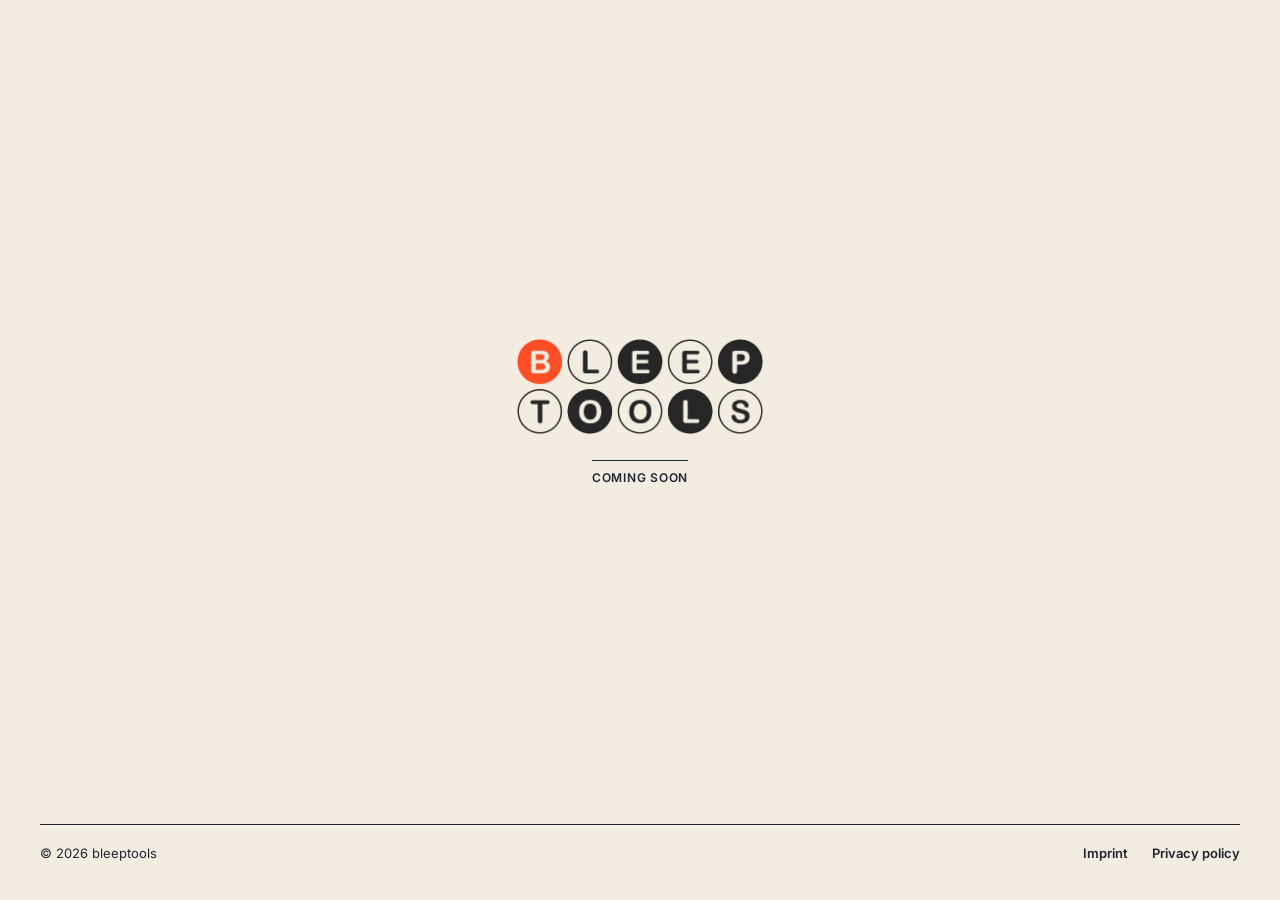
<file: index.html>
<!doctype html>
<html lang="en">
<head>
  <meta charset="utf-8">
  <meta name="viewport" content="width=device-width, initial-scale=1">
  <title>bleeptools · coming soon</title>
  <meta name="description" content="bleeptools makes music software for iPhone, iPad and Mac. Coming soon.">
  <meta name="theme-color" content="#F2EDE0">
  <meta name="color-scheme" content="light">

  <link rel="icon" href="img/favicon.svg" type="image/svg+xml">
  <link rel="preload" href="fonts/inter-latin-wght-normal.woff2" as="font" type="font/woff2" crossorigin>
  <link rel="stylesheet" href="css/style.css">
</head>
<body>

  <main class="hold">
    <h1 class="hold__logo">
      <img src="img/logo-bleeptools.png" alt="bleeptools" width="500" height="191">
    </h1>
    <p class="hold__note">Coming soon</p>
  </main>

  <footer class="footer">
    <div class="wrap footer__inner">
      <p class="footer__fine">© 2026 bleeptools</p>
      <ul class="footer__links" aria-label="Legal">
        <li><a href="legal/imprint-en.html">Imprint</a></li>
        <li><a href="legal/privacy-en.html">Privacy policy</a></li>
      </ul>
    </div>
  </footer>

</body>
</html>
</file>
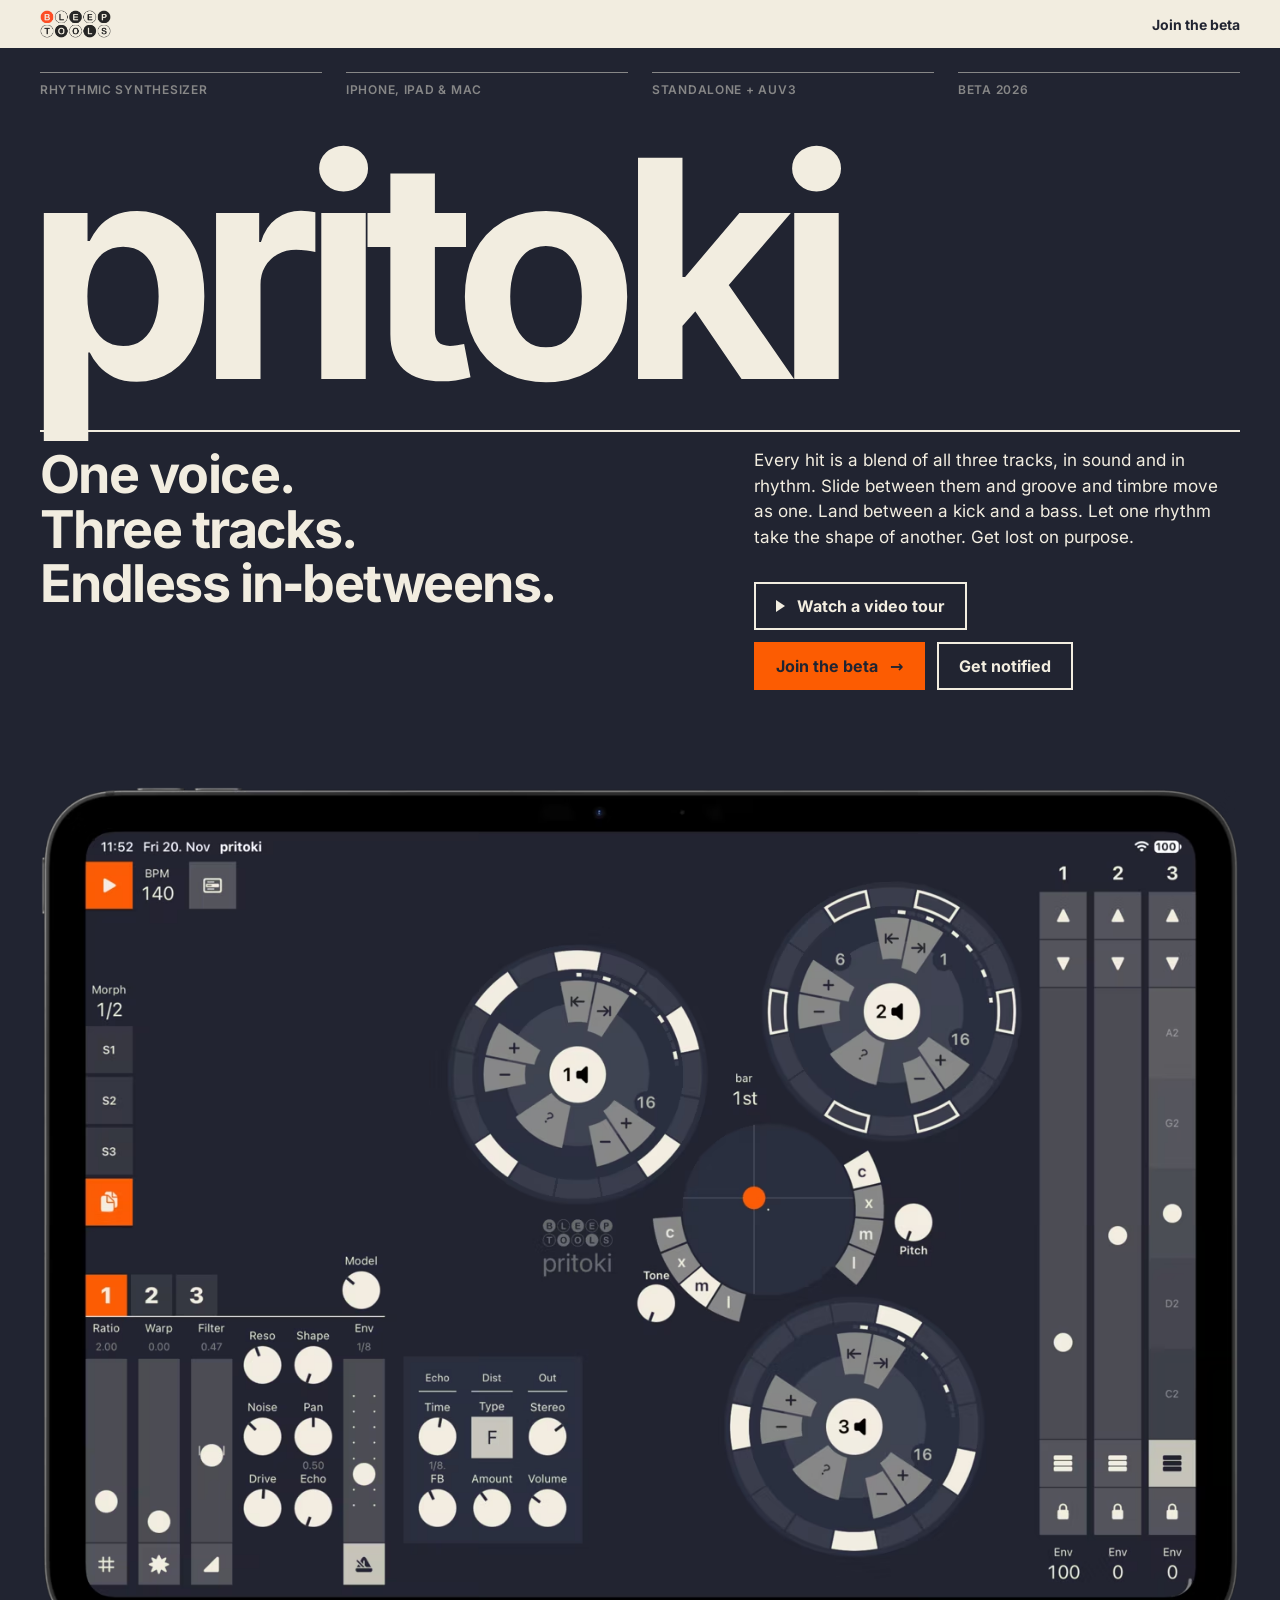
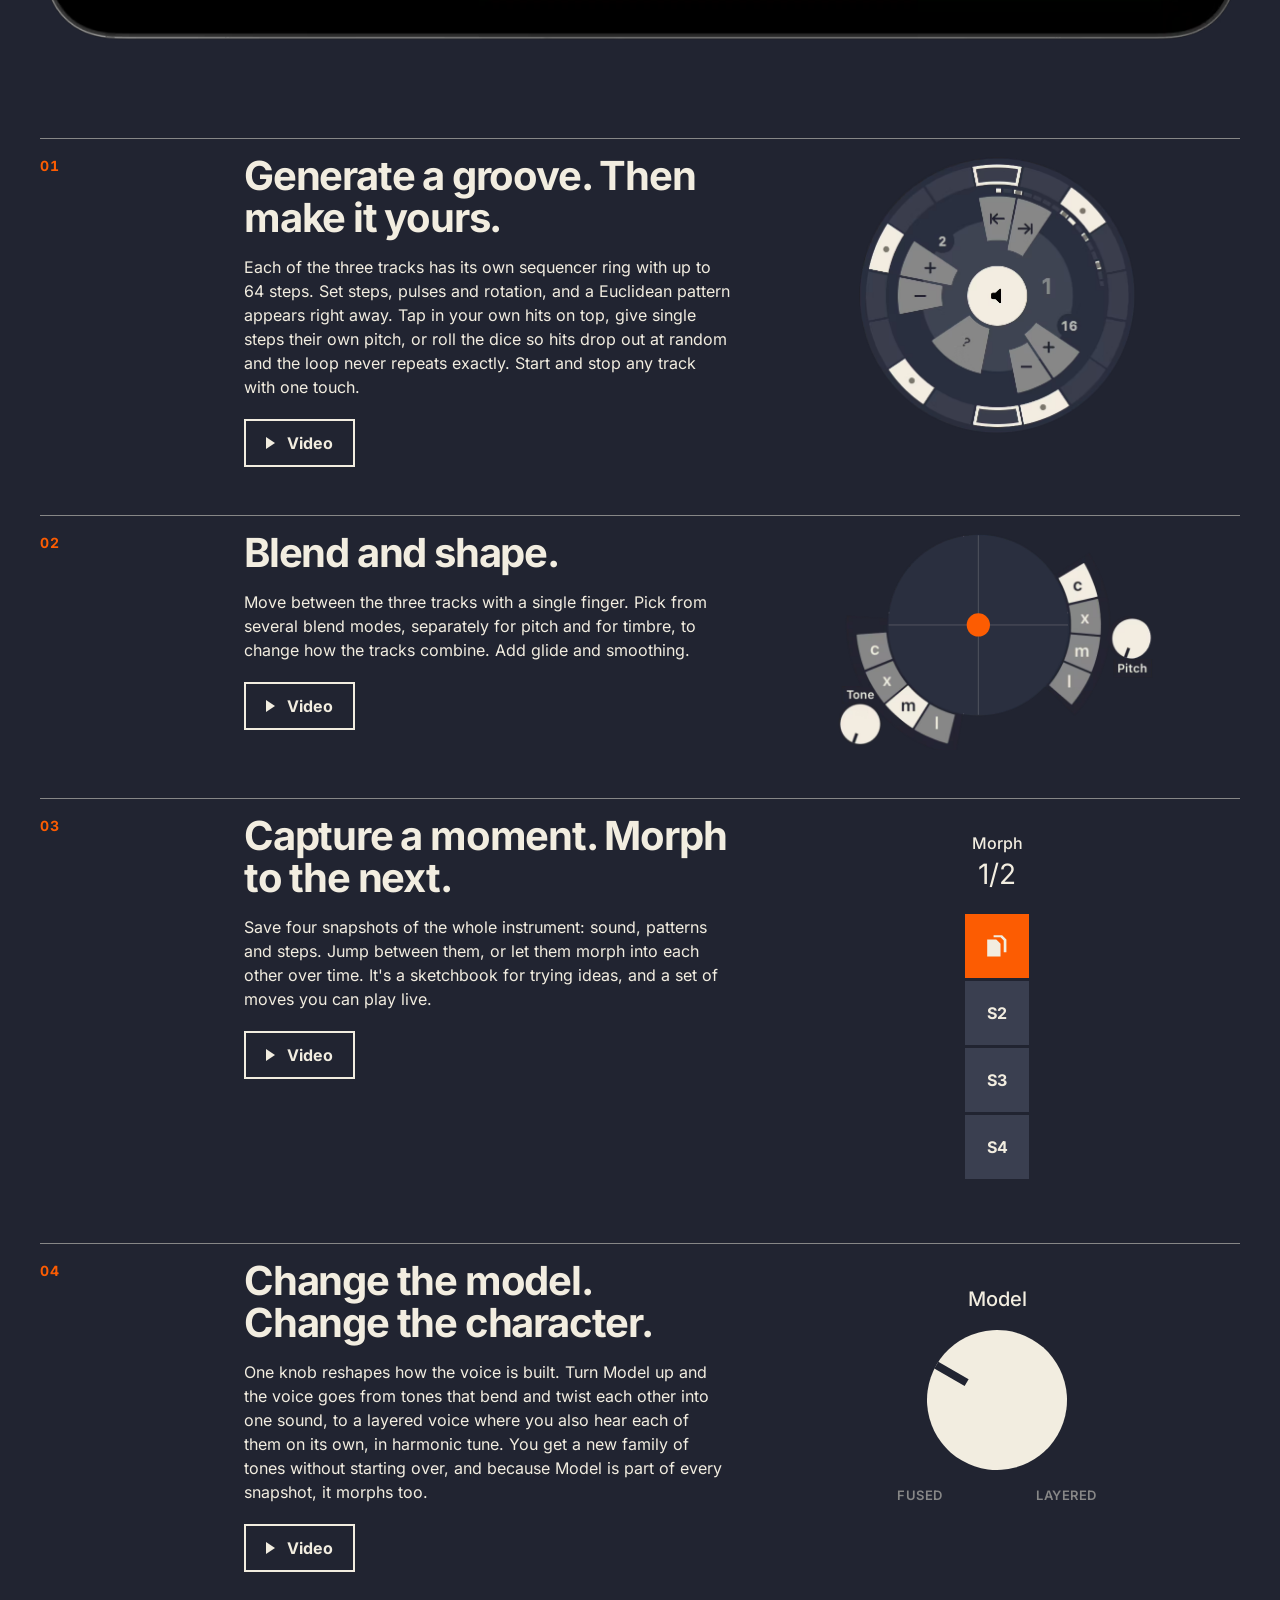
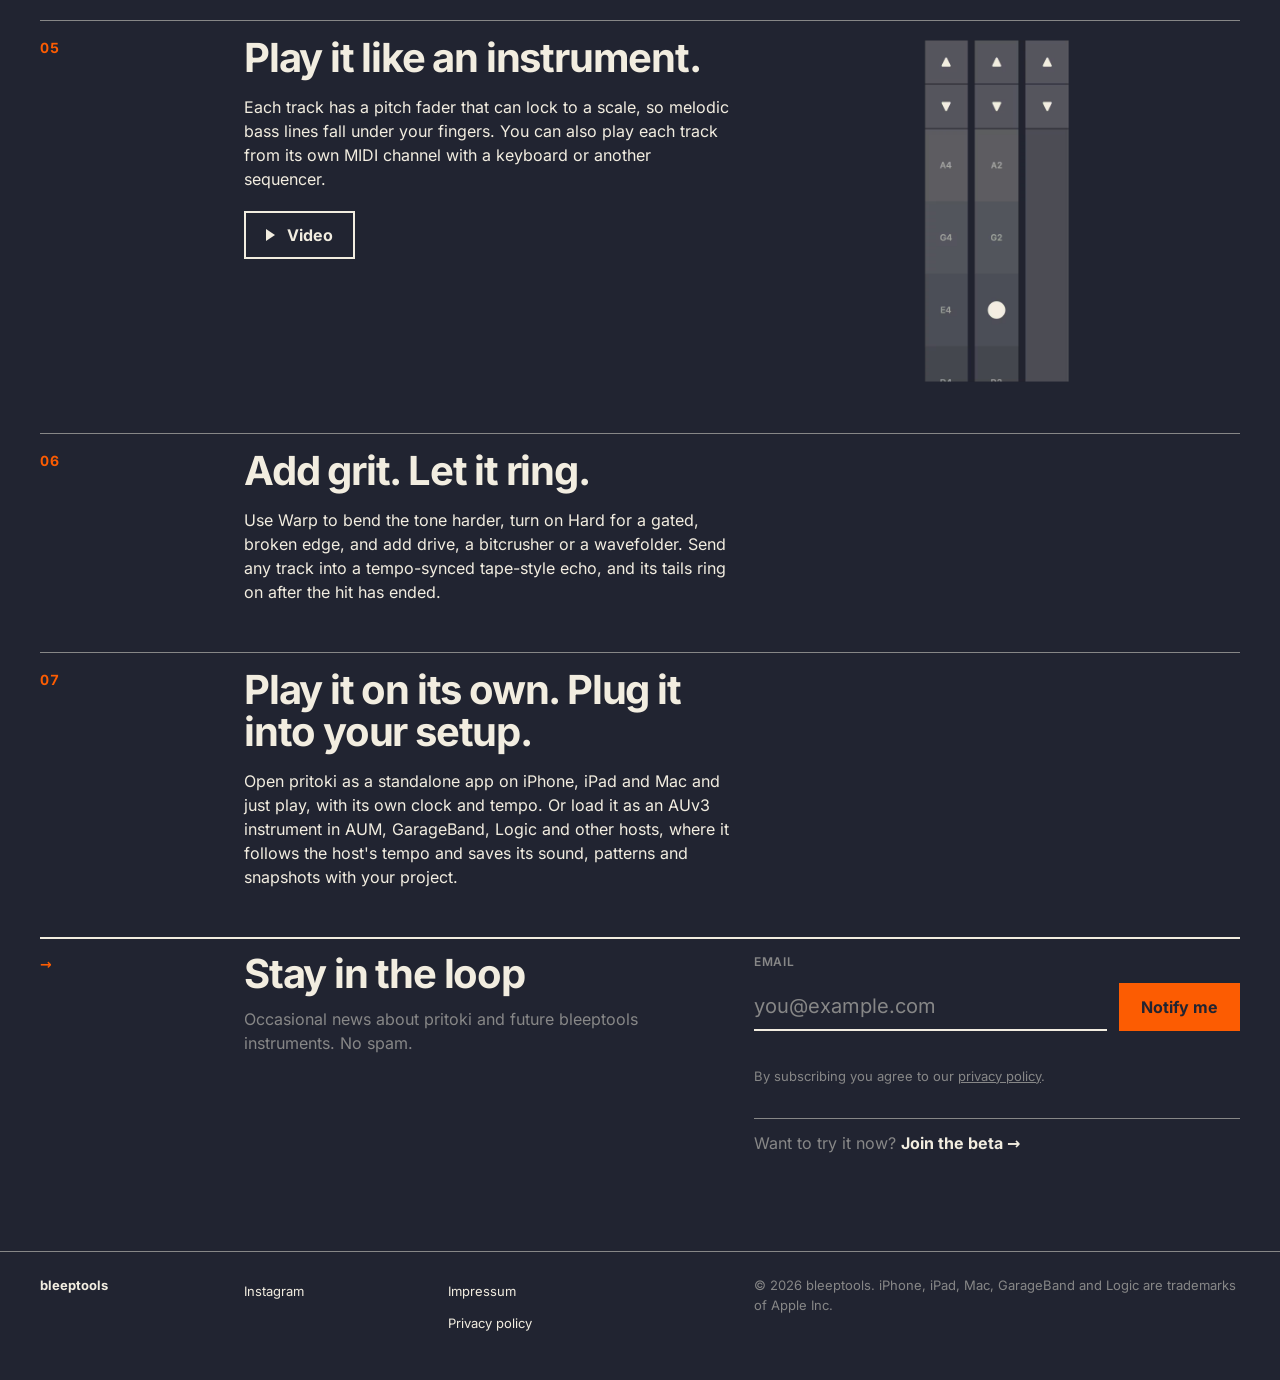
<file: pritoki/index.html>
<!doctype html>
<html lang="en">
<head>
  <meta charset="utf-8">
  <meta name="viewport" content="width=device-width, initial-scale=1">
  <title>pritoki: rhythmic synthesizer for iPhone, iPad &amp; Mac (AUv3) · bleeptools</title>
  <meta name="description" content="pritoki is a rhythmic synthesizer for iPhone, iPad and Mac, standalone and AUv3. One voice, three tracks, endless in-betweens: every hit is a blend of all three tracks, in sound and in rhythm.">
  <meta name="theme-color" content="#212431">
  <meta name="color-scheme" content="dark">

  <link rel="canonical" href="https://bleep.tools/pritoki/">
  <meta property="og:type" content="website">
  <meta property="og:url" content="https://bleep.tools/pritoki/">
  <meta property="og:title" content="pritoki: One voice. Three tracks. Endless in-betweens.">
  <meta property="og:description" content="A rhythmic synthesizer for iPhone, iPad and Mac, standalone and AUv3. Every hit is a blend of all three tracks, in sound and in rhythm.">
  <meta property="og:image" content="https://bleep.tools/pritoki/img/og.png">
  <meta property="og:image:width" content="1200">
  <meta property="og:image:height" content="630">
  <meta name="twitter:card" content="summary_large_image">

  <link rel="icon" href="../img/favicon.svg" type="image/svg+xml">
  <link rel="preload" href="../fonts/inter-latin-wght-normal.woff2" as="font" type="font/woff2" crossorigin>
  <link rel="stylesheet" href="css/style.css">
</head>
<body>

  <header class="topbar">
    <div class="wrap topbar__inner">
      <a class="topbar__logo" href="../" aria-label="bleeptools">
        <img src="../img/logo-bleeptools.png" alt="bleeptools" width="500" height="191">
      </a>
      <a class="topbar__link" href="https://testflight.apple.com/join/NV3zgBBt">Join the beta</a>
    </div>
  </header>

  <main>

    <section class="hero wrap" aria-labelledby="hero-title">
      <ul class="meta" aria-label="At a glance">
        <li>Rhythmic synthesizer</li>
        <li>iPhone, iPad &amp; Mac</li>
        <li>Standalone + AUv3</li>
        <li>Beta 2026</li>
      </ul>

      <h1 class="hero__title" id="hero-title">pritoki</h1>

      <div class="grid hero__row">
        <p class="hero__tagline">One voice.<br>Three tracks.<br>Endless in&#8209;betweens.</p>
        <div class="hero__side">
          <p class="hero__intro">Every hit is a blend of all three tracks, in sound and in rhythm. Slide between them and groove and timbre move as one. Land between a kick and a bass. Let one rhythm take the shape of another. Get lost on purpose.</p>
          <a class="btn btn--secondary btn--video hero__video" href="https://www.youtube.com/watch?v=d3cqOHQAK_I" data-video-start="0">Watch a video tour</a>
          <div class="hero__ctas">
                  <a class="btn btn--primary" href="https://testflight.apple.com/join/NV3zgBBt">Join the beta <span aria-hidden="true">→</span></a>
            <a class="btn btn--secondary" href="#signup">Get notified</a>
          </div>
        </div>
      </div>

      <div class="hero__image">
        <picture>
          <source type="image/avif"
                  srcset="img/hero-ipad-800.avif 800w, img/hero-ipad-1400.avif 1400w, img/hero-ipad-2000.avif 2000w"
                  sizes="(min-width: 1280px) 1200px, 100vw">
          <img src="img/hero-ipad-1400.png"
               srcset="img/hero-ipad-800.png 800w, img/hero-ipad-1400.png 1400w, img/hero-ipad-2000.png 2000w"
               sizes="(min-width: 1280px) 1200px, 100vw"
               width="2615" height="1864" fetchpriority="high"
               alt="pritoki on iPad: three circular sequencer rings around an XY blend pad, with snapshot, sound and pitch controls">
        </picture>
      </div>
    </section>

    <div class="features wrap">

      <section class="feature grid" aria-labelledby="f-groove">
        <span class="feature__index" aria-hidden="true">01</span>
        <div class="feature__text">
          <h2 id="f-groove">Generate a groove. Then make it yours.</h2>
          <p>Each of the three tracks has its own sequencer ring with up to 64 steps. Set steps, pulses and rotation, and a Euclidean pattern appears right away. Tap in your own hits on top, give single steps their own pitch, or roll the dice so hits drop out at random and the loop never repeats exactly. Start and stop any track with one touch.</p>
          <a class="btn btn--secondary btn--video feature__video" href="https://www.youtube.com/watch?v=d3cqOHQAK_I&amp;t=44s" data-video-start="44" aria-label="Video: Generate a groove">Video</a>
        </div>
        <div class="feature__visual">
          <picture>
            <source type="image/avif" srcset="img/generate-a-groove.avif">
            <img class="feature__img feature__img--groove" src="img/generate-a-groove.png" width="563" height="563" loading="lazy"
                 alt="A sequencer ring with step, pulse and rotation controls and a dice button for random hit dropouts">
          </picture>
        </div>
      </section>

      <section class="feature grid" aria-labelledby="f-blend">
        <span class="feature__index" aria-hidden="true">02</span>
        <div class="feature__text">
          <h2 id="f-blend">Blend and shape.</h2>
          <p>Move between the three tracks with a single finger. Pick from several blend modes, separately for pitch and for timbre, to change how the tracks combine. Add glide and smoothing.</p>
          <a class="btn btn--secondary btn--video feature__video" href="https://www.youtube.com/watch?v=d3cqOHQAK_I&amp;t=430s" data-video-start="430" aria-label="Video: Blend and shape">Video</a>
        </div>
        <div class="feature__visual">
          <div class="blend">
            <picture>
              <source type="image/avif" srcset="img/blend-and-shape.avif">
              <img class="feature__img" src="img/blend-and-shape.png" width="660" height="450" loading="lazy"
                   alt="The XY blend pad with separate blend mode selectors and knobs for pitch and tone">
            </picture>
            <!-- Moving XY cursor over the screenshot, in the image's pixel coordinates -->
            <svg class="blend__pad" viewBox="0 0 660 450" aria-hidden="true">
              <defs>
                <clipPath id="blend-clip"><circle cx="291.5" cy="191.75" r="185"/></clipPath>
              </defs>
              <!-- Covers the dot and hairlines baked into the screenshot -->
              <circle cx="291.5" cy="191.75" r="185" fill="#2A2F3F"/>
              <g clip-path="url(#blend-clip)">
                <g transform="translate(291.5 191.75)">
                  <g class="blend__x">
                    <g class="blend__y">
                      <path d="M0 -400V400M-400 0H400" stroke="#525560" stroke-width="2"/>
                    </g>
                  </g>
                  <circle r="2" fill="#F2EDE0"/>
                  <g class="blend__x">
                    <g class="blend__y">
                      <circle r="24" fill="#FC5C02"/>
                    </g>
                  </g>
                </g>
              </g>
            </svg>
          </div>
        </div>
      </section>

      <section class="feature grid" aria-labelledby="f-capture">
        <span class="feature__index" aria-hidden="true">03</span>
        <div class="feature__text">
          <h2 id="f-capture">Capture a moment. Morph to the next.</h2>
          <p>Save four snapshots of the whole instrument: sound, patterns and steps. Jump between them, or let them morph into each other over time. It's a sketchbook for trying ideas, and a set of moves you can play live.</p>
          <a class="btn btn--secondary btn--video feature__video" href="https://www.youtube.com/watch?v=d3cqOHQAK_I&amp;t=574s" data-video-start="574" aria-label="Video: Capture a moment">Video</a>
        </div>
        <div class="feature__visual">
          <div class="snap" role="img" aria-label="Morph value above four snapshot slots, S1 to S4; the selected one is orange and shows a copy icon">
            <svg class="snap__defs" aria-hidden="true">
              <symbol id="snap-copy" viewBox="0 0 24 24">
                <path d="M9 2h8l4 4v12h-2.5V7l-3-3H9z"/>
                <path d="M3 6h8.5l4 4v12H3z"/>
              </symbol>
            </svg>
            <div class="snap__morph">
              <span class="ctl-label">Morph</span>
              <span class="snap__value">1/2</span>
            </div>
            <div class="snap__slots">
              <span class="snap__slot"><span>S1</span><svg><use href="#snap-copy"/></svg></span>
              <span class="snap__slot"><span>S2</span><svg><use href="#snap-copy"/></svg></span>
              <span class="snap__slot"><span>S3</span><svg><use href="#snap-copy"/></svg></span>
              <span class="snap__slot"><span>S4</span><svg><use href="#snap-copy"/></svg></span>
            </div>
          </div>
        </div>
      </section>

      <section class="feature grid" aria-labelledby="f-model">
        <span class="feature__index" aria-hidden="true">04</span>
        <div class="feature__text">
          <h2 id="f-model">Change the model. Change the character.</h2>
          <p>One knob reshapes how the voice is built. Turn Model up and the voice goes from tones that bend and twist each other into one sound, to a layered voice where you also hear each of them on its own, in harmonic tune. You get a new family of tones without starting over, and because Model is part of every snapshot, it morphs too.</p>
          <a class="btn btn--secondary btn--video feature__video" href="https://www.youtube.com/watch?v=d3cqOHQAK_I&amp;t=707s" data-video-start="707" aria-label="Video: Change the model">Video</a>
        </div>
        <div class="feature__visual">
          <div class="model" role="img" aria-label="The Model knob, turning between fused and layered voices">
            <span class="ctl-label model__label">Model</span>
            <span class="knob knob--lg"></span>
            <span class="model__scale" aria-hidden="true"><span>fused</span><span>layered</span></span>
          </div>
        </div>
      </section>

      <section class="feature grid" aria-labelledby="f-play">
        <span class="feature__index" aria-hidden="true">05</span>
        <div class="feature__text">
          <h2 id="f-play">Play it like an instrument.</h2>
          <p>Each track has a pitch fader that can lock to a scale, so melodic bass lines fall under your fingers. You can also play each track from its own MIDI channel with a keyboard or another sequencer.</p>
          <a class="btn btn--secondary btn--video feature__video" href="https://www.youtube.com/watch?v=d3cqOHQAK_I&amp;t=886s" data-video-start="886" aria-label="Video: Play it like an instrument">Video</a>
        </div>
        <div class="feature__visual">
          <picture>
            <source type="image/avif" srcset="img/play-it-like-an-instrument.avif">
            <img class="feature__img feature__img--tall" src="img/play-it-like-an-instrument.png" width="344" height="798" loading="lazy"
                 alt="Three pitch faders locked to a scale, with note names on each step">
          </picture>
        </div>
      </section>

      <section class="feature grid" aria-labelledby="f-grit">
        <span class="feature__index" aria-hidden="true">06</span>
        <div class="feature__text">
          <h2 id="f-grit">Add grit. Let it ring.</h2>
          <p>Use Warp to bend the tone harder, turn on Hard for a gated, broken edge, and add drive, a bitcrusher or a wavefolder. Send any track into a tempo-synced tape-style echo, and its tails ring on after the hit has ended.</p>
        </div>
        <!-- TODO: add a feature__visual here once the "Add grit" asset exists -->
      </section>

      <section class="feature grid" aria-labelledby="f-setup">
        <span class="feature__index" aria-hidden="true">07</span>
        <div class="feature__text">
          <h2 id="f-setup">Play it on its own. Plug it into your setup.</h2>
          <p>Open pritoki as a standalone app on iPhone, iPad and Mac and just play, with its own clock and tempo. Or load it as an AUv3 instrument in AUM, GarageBand, Logic and other hosts, where it follows the host's tempo and saves its sound, patterns and snapshots with your project.</p>
        </div>
        <!-- TODO: add a feature__visual here once the "Play it on its own" asset exists -->
      </section>

    </div>

    <section class="signup wrap grid" id="signup" aria-labelledby="signup-title">
      <span class="feature__index" aria-hidden="true">→</span>
      <div class="signup__head">
        <h2 id="signup-title">Stay in the loop</h2>
        <p class="signup__sub">Occasional news about pritoki and future bleeptools instruments. No spam.</p>
      </div>
      <div class="signup__body">
        <!-- CleverReach signup form (double opt-in). Without JS it posts in a new tab. -->
        <form class="signup__form" action="https://flow.cleverreach.com/fl/88aec855-248c-4b65-8b26-6b7c831bde7d/confirm" method="post" target="_blank">
          <!-- Honeypot: hidden from people, filled in by bots -->
          <input class="signup__hp" type="text" name="email_confirm" tabindex="-1" autocomplete="off" aria-hidden="true">
          <label class="signup__label" for="email">Email</label>
          <input id="email" name="email" type="email" required autocomplete="email" placeholder="you@example.com">
          <button class="btn btn--primary" type="submit">Notify me</button>
        </form>
        <p class="signup__status" role="status" aria-live="polite"></p>
        <p class="signup__consent">By subscribing you agree to our <a href="../legal/privacy-en.html">privacy policy</a>.</p>
        <p class="signup__beta">Want to try it now? <a href="https://testflight.apple.com/join/NV3zgBBt">Join the beta →</a></p>
      </div>
    </section>

  </main>

  <footer class="footer">
    <div class="wrap grid footer__inner">
      <p class="footer__brand">bleeptools</p>
      <ul class="footer__col" aria-label="Social">
        <li><a href="https://www.instagram.com/bleeptools/">Instagram</a></li>
        <!-- Hidden until the channels exist:
        <li><a href="#">YouTube</a></li>
        <li><a href="#">Discord</a></li>
        -->
      </ul>
      <ul class="footer__col" aria-label="Legal">
        <li><a href="../legal/imprint-en.html">Impressum</a></li>
        <li><a href="../legal/privacy-en.html">Privacy policy</a></li>
      </ul>
      <p class="footer__fine">© 2026 bleeptools. iPhone, iPad, Mac, GarageBand and Logic are trademarks of Apple Inc.</p>
    </div>
  </footer>

  <!-- Video overlay. The YouTube player is only created after "Play video" (see pritoki.md §5.6). -->
  <dialog class="video" aria-label="pritoki video tour">
    <div class="video__bar">
      <button class="video__close" type="button">Close <span aria-hidden="true">×</span></button>
    </div>
    <div class="video__notice">
      <button class="video__play" type="button" autofocus>
        <picture>
          <source type="image/avif" srcset="img/video-thumbnail.avif">
          <img src="img/video-thumbnail.png" width="1280" height="720" loading="lazy" alt="">
        </picture>
        <span class="btn btn--primary btn--video">Play video</span>
      </button>
      <p>Playing this video connects your browser to YouTube (Google) and transfers data such as your IP address, possibly to the USA. YouTube may also store information on your device. More in the <a href="../legal/privacy-en.html">privacy policy</a>.</p>
    </div>
    <div class="video__frame" hidden></div>
  </dialog>

  <script src="js/main.js" defer></script>
</body>
</html>
</file>
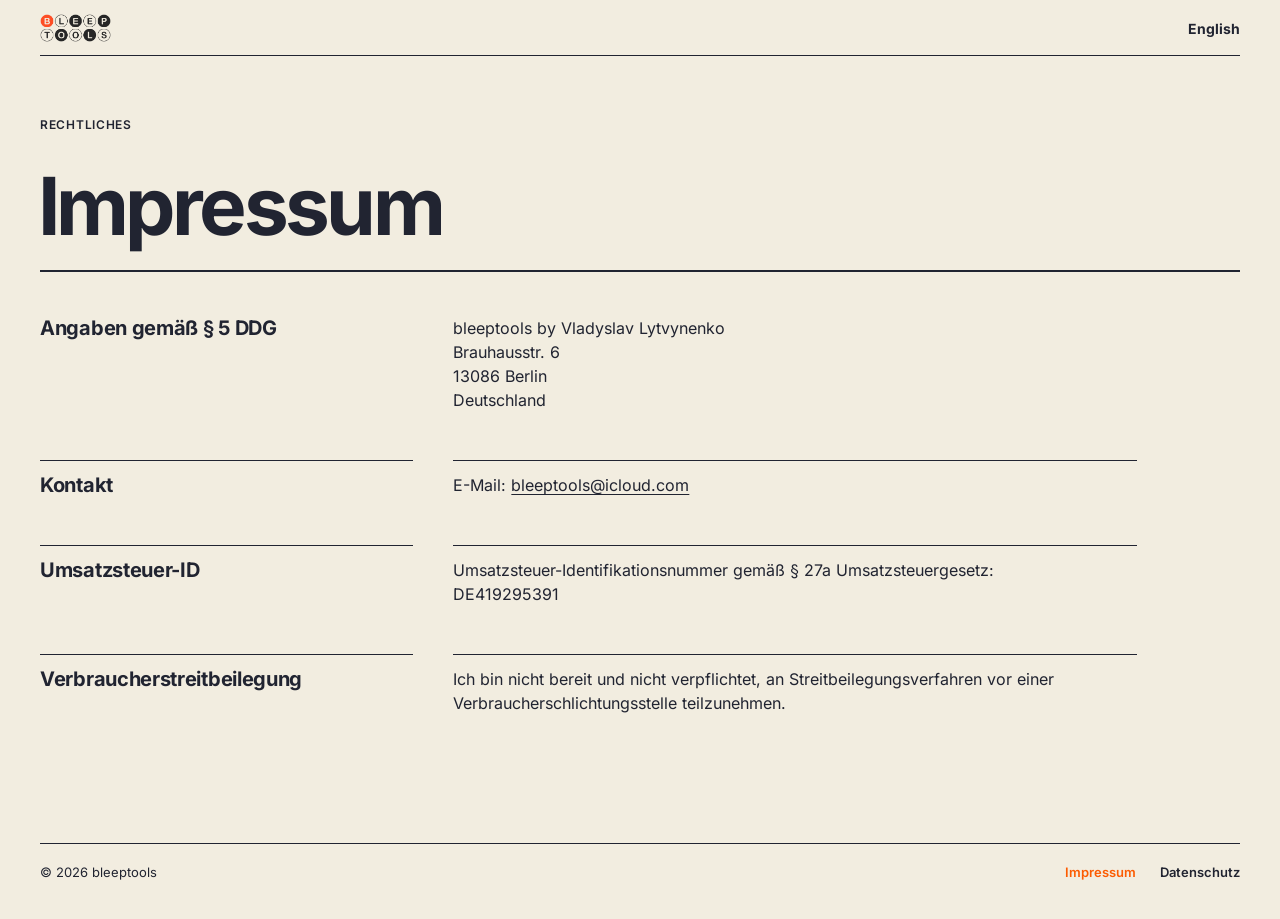
<file: legal/imprint-de.html>
<!doctype html>
<html lang="de">
<head>
  <meta charset="utf-8">
  <meta name="viewport" content="width=device-width, initial-scale=1">
  <title>Impressum · bleeptools</title>
  <meta name="robots" content="noindex">
  <meta name="theme-color" content="#F2EDE0">
  <meta name="color-scheme" content="light">

  <link rel="icon" href="../img/favicon.svg" type="image/svg+xml">
  <link rel="preload" href="../fonts/inter-latin-wght-normal.woff2" as="font" type="font/woff2" crossorigin>
  <link rel="stylesheet" href="../css/style.css">
</head>
<body>

  <header class="topbar">
    <div class="wrap topbar__inner">
      <a class="topbar__logo" href="../" aria-label="bleeptools, zurück zur Startseite">
        <img src="../img/logo-bleeptools.png" alt="" width="500" height="191">
      </a>
      <a class="topbar__link" href="imprint-en.html" hreflang="en" lang="en">English</a>
    </div>
  </header>

  <main class="legal wrap">
    <div class="legal__head">
      <ul class="legal__meta">
        <li>Rechtliches</li>
      </ul>
      <h1>Impressum</h1>
    </div>

    <article class="legal__body">
      <h2>Angaben gemäß § 5 DDG</h2>
      <p>
        bleeptools by Vladyslav Lytvynenko<br>
        Brauhausstr. 6<br>
        13086 Berlin<br>
        Deutschland
      </p>

      <h2>Kontakt</h2>
      <p>
        E-Mail: <a href="mailto:bleeptools@icloud.com">bleeptools@icloud.com</a><br>
      </p>

      <h2>Umsatzsteuer-ID</h2>
      <p>
        <!-- Nur angeben, wenn Sie eine USt-IdNr. nach § 27a UStG haben. Sonst diesen ganzen Abschnitt löschen. -->
        Umsatzsteuer-Identifikationsnummer gemäß § 27a Umsatzsteuergesetz:<br>
        DE419295391
      </p>

      <h2>Verbraucherstreitbeilegung</h2>
      <p>
        Ich bin nicht bereit und nicht verpflichtet, an Streitbeilegungsverfahren vor einer Verbraucherschlichtungsstelle teilzunehmen.
      </p>
    </article>
  </main>

  <footer class="footer">
    <div class="wrap footer__inner">
      <p class="footer__fine">© 2026 bleeptools</p>
      <ul class="footer__links" aria-label="Rechtliches">
        <li><a href="imprint-de.html" aria-current="page">Impressum</a></li>
        <li><a href="privacy-de.html">Datenschutz</a></li>
      </ul>
    </div>
  </footer>

</body>
</html>
</file>
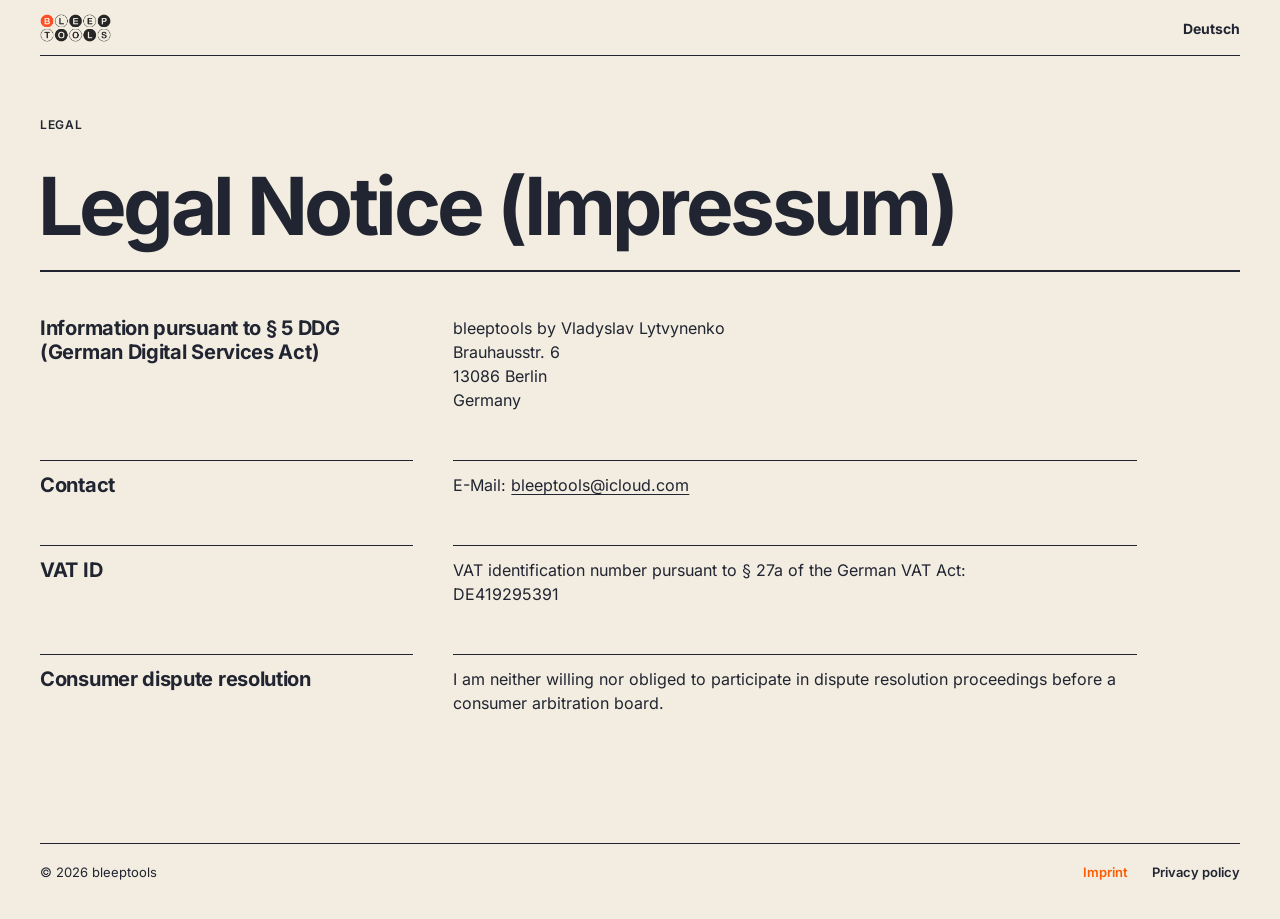
<file: legal/imprint-en.html>
<!doctype html>
<html lang="en">
<head>
  <meta charset="utf-8">
  <meta name="viewport" content="width=device-width, initial-scale=1">
  <title>Legal Notice · bleeptools</title>
  <meta name="robots" content="noindex">
  <meta name="theme-color" content="#F2EDE0">
  <meta name="color-scheme" content="light">

  <link rel="icon" href="../img/favicon.svg" type="image/svg+xml">
  <link rel="preload" href="../fonts/inter-latin-wght-normal.woff2" as="font" type="font/woff2" crossorigin>
  <link rel="stylesheet" href="../css/style.css">
</head>
<body>

  <header class="topbar">
    <div class="wrap topbar__inner">
      <a class="topbar__logo" href="../" aria-label="bleeptools, back to home">
        <img src="../img/logo-bleeptools.png" alt="" width="500" height="191">
      </a>
      <a class="topbar__link" href="imprint-de.html" hreflang="de" lang="de">Deutsch</a>
    </div>
  </header>

  <main class="legal wrap">
    <div class="legal__head">
      <ul class="legal__meta">
        <li>Legal</li>
      </ul>
      <h1>Legal Notice (Impressum)</h1>
    </div>

    <article class="legal__body">
      <h2>Information pursuant to § 5 DDG (German Digital Services Act)</h2>
      <p>
        bleeptools by Vladyslav Lytvynenko<br>
        Brauhausstr. 6<br>
        13086 Berlin<br>
        Germany
      </p>

      <h2>Contact</h2>
      <p>
        E-Mail: <a href="mailto:bleeptools@icloud.com">bleeptools@icloud.com</a><br>
      </p>

      <h2>VAT ID</h2>
      <p>
        VAT identification number pursuant to § 27a of the German VAT Act:<br>
        DE419295391
      </p>

      <h2>Consumer dispute resolution</h2>
      <p>
        I am neither willing nor obliged to participate in dispute resolution proceedings before a consumer arbitration board.
      </p>
    </article>
  </main>

  <footer class="footer">
    <div class="wrap footer__inner">
      <p class="footer__fine">© 2026 bleeptools</p>
      <ul class="footer__links" aria-label="Legal">
        <li><a href="imprint-en.html" aria-current="page">Imprint</a></li>
        <li><a href="privacy-en.html">Privacy policy</a></li>
      </ul>
    </div>
  </footer>

</body>
</html>
</file>
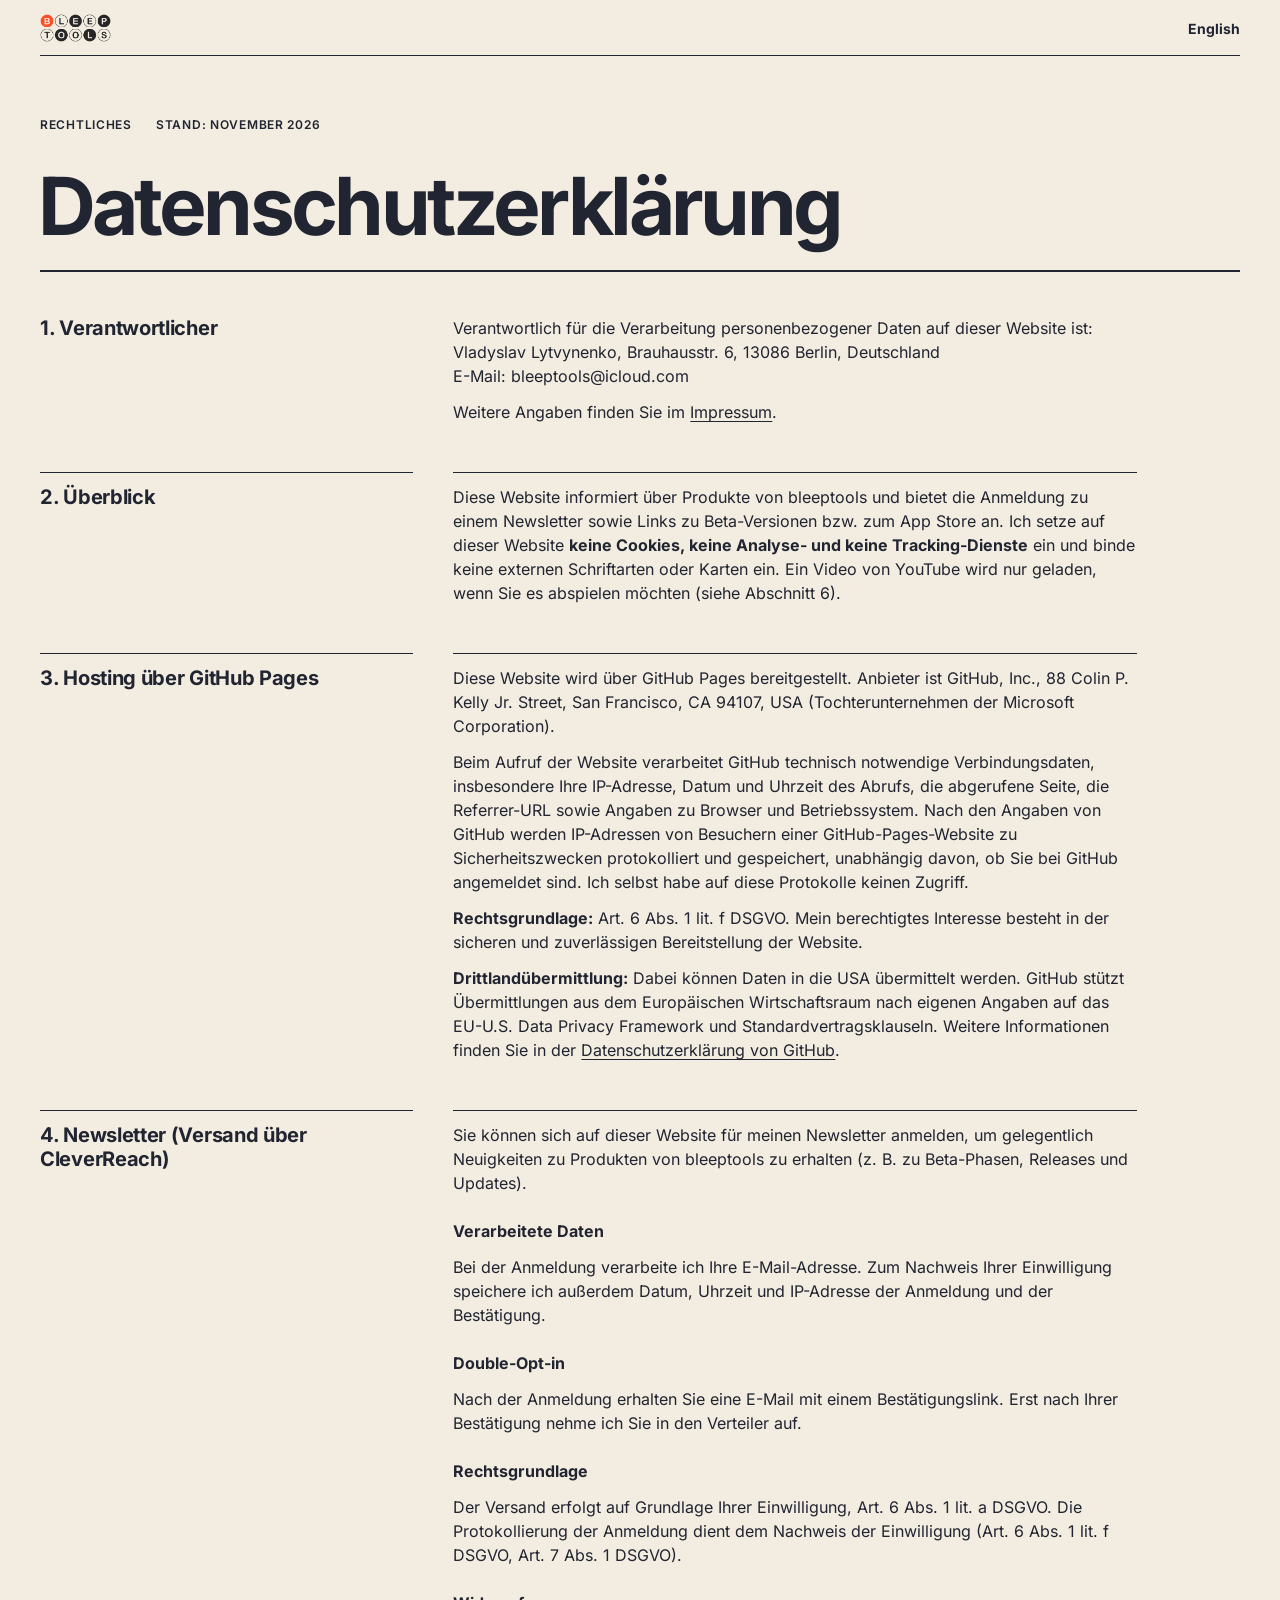
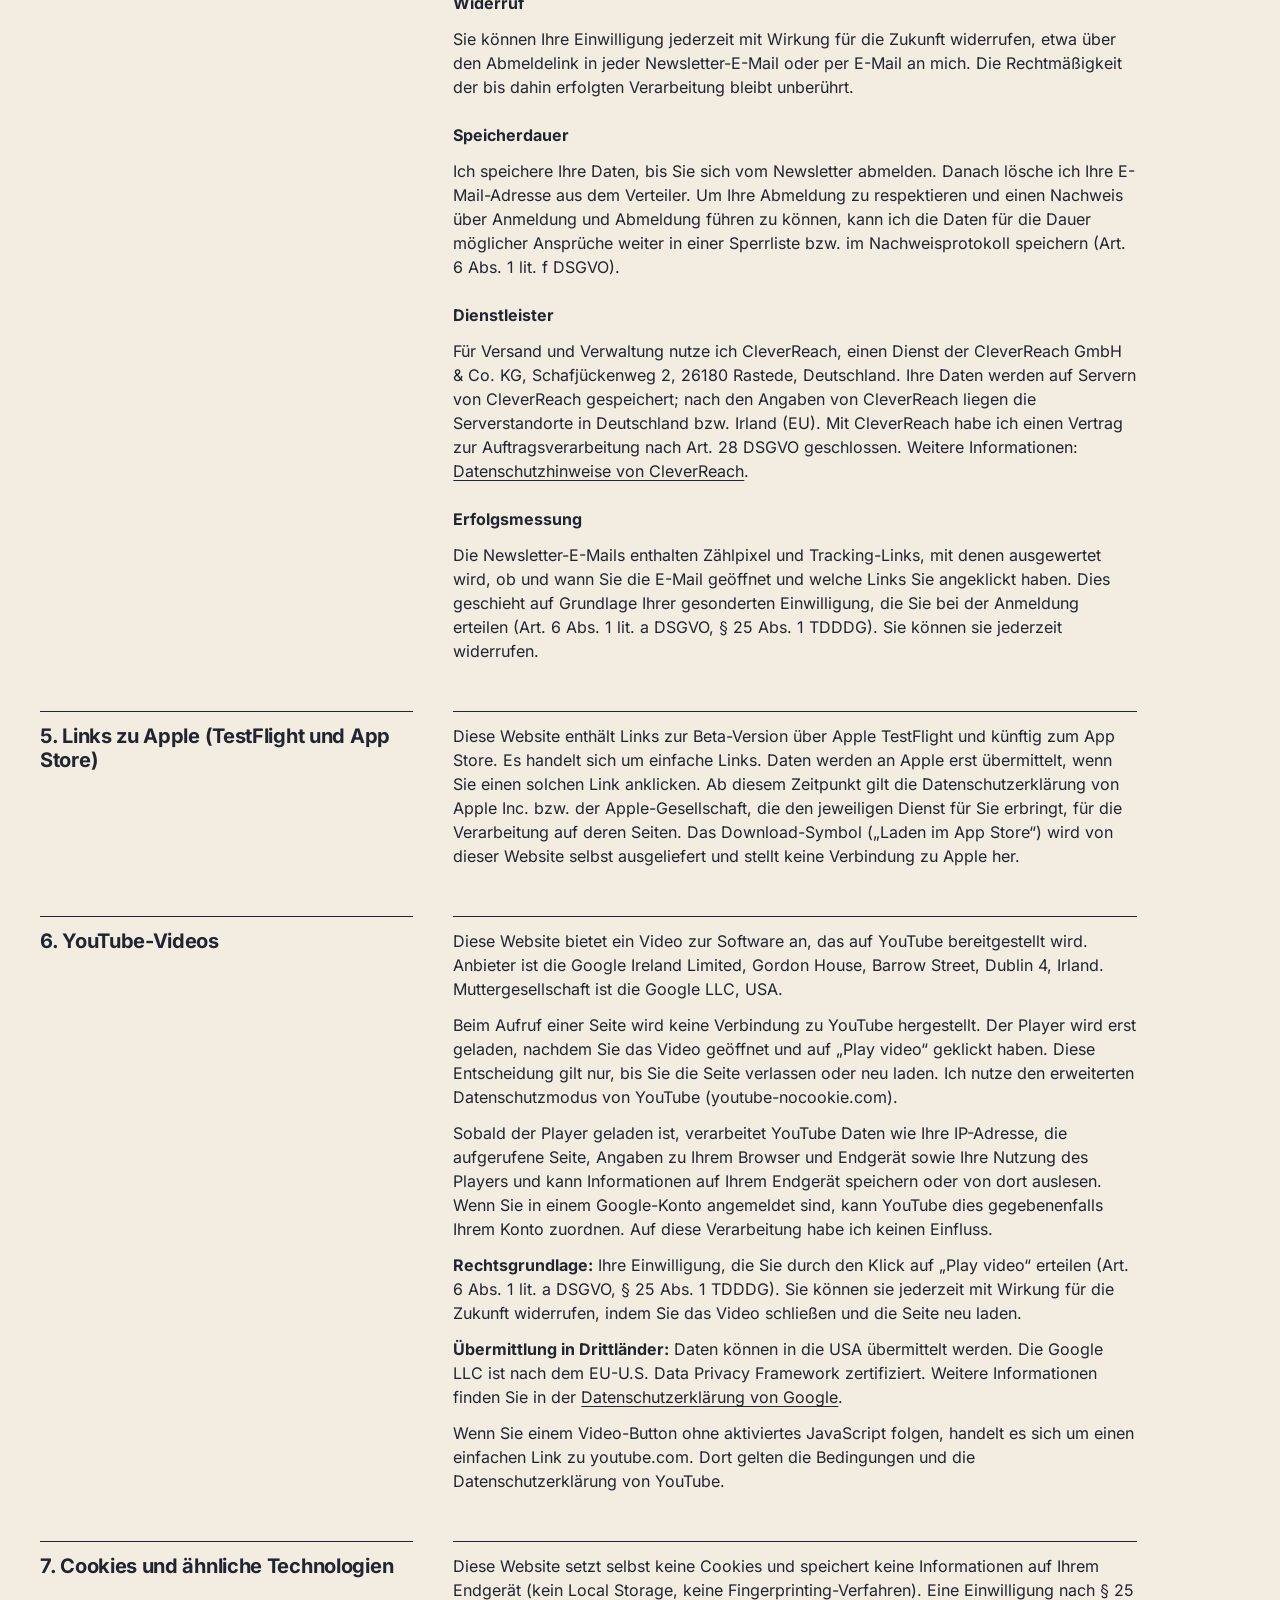
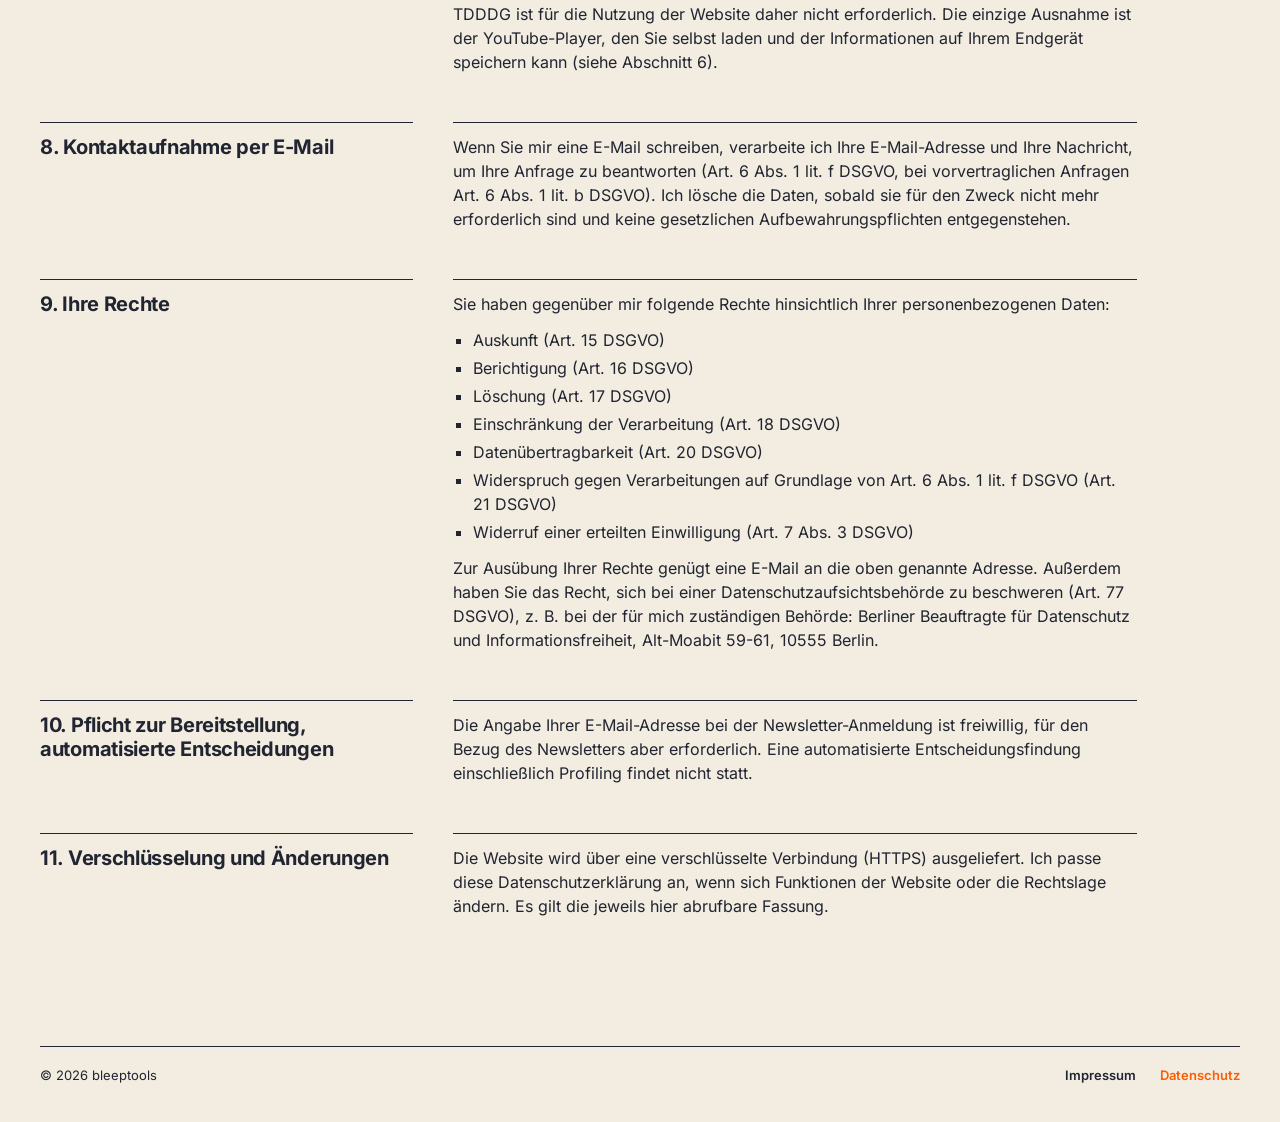
<file: legal/privacy-de.html>
<!doctype html>
<html lang="de">
<head>
  <meta charset="utf-8">
  <meta name="viewport" content="width=device-width, initial-scale=1">
  <title>Datenschutzerklärung · bleeptools</title>
  <meta name="robots" content="noindex">
  <meta name="theme-color" content="#F2EDE0">
  <meta name="color-scheme" content="light">

  <link rel="icon" href="../img/favicon.svg" type="image/svg+xml">
  <link rel="preload" href="../fonts/inter-latin-wght-normal.woff2" as="font" type="font/woff2" crossorigin>
  <link rel="stylesheet" href="../css/style.css">
</head>
<body>

  <header class="topbar">
    <div class="wrap topbar__inner">
      <a class="topbar__logo" href="../" aria-label="bleeptools, zurück zur Startseite">
        <img src="../img/logo-bleeptools.png" alt="" width="500" height="191">
      </a>
      <a class="topbar__link" href="privacy-en.html" hreflang="en" lang="en">English</a>
    </div>
  </header>

  <main class="legal wrap">
    <div class="legal__head">
      <ul class="legal__meta">
        <li>Rechtliches</li>
        <li>Stand: November 2026</li>
      </ul>
      <h1>Datenschutzerklärung</h1>
    </div>

    <article class="legal__body">
      <h2>1. Verantwortlicher</h2>
      <p>
        Verantwortlich für die Verarbeitung personenbezogener Daten auf dieser Website ist:<br>
        Vladyslav Lytvynenko, Brauhausstr. 6, 13086 Berlin, Deutschland<br>
        E-Mail: bleeptools@icloud.com
      </p>
      <p>Weitere Angaben finden Sie im <a href="imprint-de.html">Impressum</a>.</p>

      <h2>2. Überblick</h2>
      <p>
        Diese Website informiert über Produkte von bleeptools und bietet die Anmeldung zu einem Newsletter sowie Links zu Beta-Versionen bzw. zum App Store an. Ich setze auf dieser Website <strong>keine Cookies, keine Analyse- und keine Tracking-Dienste</strong> ein und binde keine externen Schriftarten oder Karten ein. Ein Video von YouTube wird nur geladen, wenn Sie es abspielen möchten (siehe Abschnitt 6).
      </p>

      <h2>3. Hosting über GitHub Pages</h2>
      <p>
        Diese Website wird über GitHub Pages bereitgestellt. Anbieter ist GitHub, Inc., 88 Colin P. Kelly Jr. Street, San Francisco, CA 94107, USA (Tochterunternehmen der Microsoft Corporation).
      </p>
      <p>
        Beim Aufruf der Website verarbeitet GitHub technisch notwendige Verbindungsdaten, insbesondere Ihre IP-Adresse, Datum und Uhrzeit des Abrufs, die abgerufene Seite, die Referrer-URL sowie Angaben zu Browser und Betriebssystem. Nach den Angaben von GitHub werden IP-Adressen von Besuchern einer GitHub-Pages-Website zu Sicherheitszwecken protokolliert und gespeichert, unabhängig davon, ob Sie bei GitHub angemeldet sind. Ich selbst habe auf diese Protokolle keinen Zugriff.
      </p>
      <p>
        <strong>Rechtsgrundlage:</strong> Art. 6 Abs. 1 lit. f DSGVO. Mein berechtigtes Interesse besteht in der sicheren und zuverlässigen Bereitstellung der Website.
      </p>
      <p>
        <strong>Drittlandübermittlung:</strong> Dabei können Daten in die USA übermittelt werden. GitHub stützt Übermittlungen aus dem Europäischen Wirtschaftsraum nach eigenen Angaben auf das EU-U.S. Data Privacy Framework und Standardvertragsklauseln. Weitere Informationen finden Sie in der
        <a href="https://docs.github.com/en/site-policy/privacy-policies/github-privacy-statement" rel="noopener">Datenschutzerklärung von GitHub</a>.
      </p>

      <h2>4. Newsletter (Versand über CleverReach)</h2>
      <p>
        Sie können sich auf dieser Website für meinen Newsletter anmelden, um gelegentlich Neuigkeiten zu Produkten von bleeptools zu erhalten (z. B. zu Beta-Phasen, Releases und Updates).
      </p>
      <h3>Verarbeitete Daten</h3>
      <p>
        Bei der Anmeldung verarbeite ich Ihre E-Mail-Adresse. Zum Nachweis Ihrer Einwilligung speichere ich außerdem Datum, Uhrzeit und IP-Adresse der Anmeldung und der Bestätigung.
      </p>
      <h3>Double-Opt-in</h3>
      <p>
        Nach der Anmeldung erhalten Sie eine E-Mail mit einem Bestätigungslink. Erst nach Ihrer Bestätigung nehme ich Sie in den Verteiler auf.
      </p>
      <h3>Rechtsgrundlage</h3>
      <p>
        Der Versand erfolgt auf Grundlage Ihrer Einwilligung, Art. 6 Abs. 1 lit. a DSGVO. Die Protokollierung der Anmeldung dient dem Nachweis der Einwilligung (Art. 6 Abs. 1 lit. f DSGVO, Art. 7 Abs. 1 DSGVO).
      </p>
      <h3>Widerruf</h3>
      <p>
        Sie können Ihre Einwilligung jederzeit mit Wirkung für die Zukunft widerrufen, etwa über den Abmeldelink in jeder Newsletter-E-Mail oder per E-Mail an mich. Die Rechtmäßigkeit der bis dahin erfolgten Verarbeitung bleibt unberührt.
      </p>
      <h3>Speicherdauer</h3>
      <p>
        Ich speichere Ihre Daten, bis Sie sich vom Newsletter abmelden. Danach lösche ich Ihre E-Mail-Adresse aus dem Verteiler. Um Ihre Abmeldung zu respektieren und einen Nachweis über Anmeldung und Abmeldung führen zu können, kann ich die Daten für die Dauer möglicher Ansprüche weiter in einer Sperrliste bzw. im Nachweisprotokoll speichern (Art. 6 Abs. 1 lit. f DSGVO).
      </p>
      <h3>Dienstleister</h3>
      <p>
        Für Versand und Verwaltung nutze ich CleverReach, einen Dienst der CleverReach GmbH &amp; Co. KG, Schafjückenweg 2, 26180 Rastede, Deutschland. Ihre Daten werden auf Servern von CleverReach gespeichert; nach den Angaben von CleverReach liegen die Serverstandorte in Deutschland bzw. Irland (EU). Mit CleverReach habe ich einen Vertrag zur Auftragsverarbeitung nach Art. 28 DSGVO geschlossen. Weitere Informationen:
        <a href="https://www.cleverreach.com/de/datenschutz/" rel="noopener">Datenschutzhinweise von CleverReach</a>.
      </p>
      <h3>Erfolgsmessung</h3>
      <p>
        Die Newsletter-E-Mails enthalten Zählpixel und Tracking-Links, mit denen ausgewertet wird, ob und wann Sie die E-Mail geöffnet und welche Links Sie angeklickt haben. Dies geschieht auf Grundlage Ihrer gesonderten Einwilligung, die Sie bei der Anmeldung erteilen (Art. 6 Abs. 1 lit. a DSGVO, § 25 Abs. 1 TDDDG). Sie können sie jederzeit widerrufen.
      </p>

      <h2>5. Links zu Apple (TestFlight und App Store)</h2>
      <p>
        Diese Website enthält Links zur Beta-Version über Apple TestFlight und künftig zum App Store. Es handelt sich um einfache Links. Daten werden an Apple erst übermittelt, wenn Sie einen solchen Link anklicken. Ab diesem Zeitpunkt gilt die Datenschutzerklärung von Apple Inc. bzw. der Apple-Gesellschaft, die den jeweiligen Dienst für Sie erbringt, für die Verarbeitung auf deren Seiten. Das Download-Symbol („Laden im App Store“) wird von dieser Website selbst ausgeliefert und stellt keine Verbindung zu Apple her.
      </p>

      <h2>6. YouTube-Videos</h2>
      <p>
        Diese Website bietet ein Video zur Software an, das auf YouTube bereitgestellt wird. Anbieter ist die Google Ireland Limited, Gordon House, Barrow Street, Dublin 4, Irland. Muttergesellschaft ist die Google LLC, USA.
      </p>
      <p>
        Beim Aufruf einer Seite wird keine Verbindung zu YouTube hergestellt. Der Player wird erst geladen, nachdem Sie das Video geöffnet und auf „Play video“ geklickt haben. Diese Entscheidung gilt nur, bis Sie die Seite verlassen oder neu laden. Ich nutze den erweiterten Datenschutzmodus von YouTube (youtube-nocookie.com).
      </p>
      <p>
        Sobald der Player geladen ist, verarbeitet YouTube Daten wie Ihre IP-Adresse, die aufgerufene Seite, Angaben zu Ihrem Browser und Endgerät sowie Ihre Nutzung des Players und kann Informationen auf Ihrem Endgerät speichern oder von dort auslesen. Wenn Sie in einem Google-Konto angemeldet sind, kann YouTube dies gegebenenfalls Ihrem Konto zuordnen. Auf diese Verarbeitung habe ich keinen Einfluss.
      </p>
      <p>
        <strong>Rechtsgrundlage:</strong> Ihre Einwilligung, die Sie durch den Klick auf „Play video“ erteilen (Art. 6 Abs. 1 lit. a DSGVO, § 25 Abs. 1 TDDDG). Sie können sie jederzeit mit Wirkung für die Zukunft widerrufen, indem Sie das Video schließen und die Seite neu laden.
      </p>
      <p>
        <strong>Übermittlung in Drittländer:</strong> Daten können in die USA übermittelt werden. Die Google LLC ist nach dem EU-U.S. Data Privacy Framework zertifiziert. Weitere Informationen finden Sie in der
        <a href="https://policies.google.com/privacy?hl=de" rel="noopener">Datenschutzerklärung von Google</a>.
      </p>
      <p>
        Wenn Sie einem Video-Button ohne aktiviertes JavaScript folgen, handelt es sich um einen einfachen Link zu youtube.com. Dort gelten die Bedingungen und die Datenschutzerklärung von YouTube.
      </p>

      <h2>7. Cookies und ähnliche Technologien</h2>
      <p>
        Diese Website setzt selbst keine Cookies und speichert keine Informationen auf Ihrem Endgerät (kein Local Storage, keine Fingerprinting-Verfahren). Eine Einwilligung nach § 25 TDDDG ist für die Nutzung der Website daher nicht erforderlich. Die einzige Ausnahme ist der YouTube-Player, den Sie selbst laden und der Informationen auf Ihrem Endgerät speichern kann (siehe Abschnitt 6).
      </p>

      <h2>8. Kontaktaufnahme per E-Mail</h2>
      <p>
        Wenn Sie mir eine E-Mail schreiben, verarbeite ich Ihre E-Mail-Adresse und Ihre Nachricht, um Ihre Anfrage zu beantworten (Art. 6 Abs. 1 lit. f DSGVO, bei vorvertraglichen Anfragen Art. 6 Abs. 1 lit. b DSGVO). Ich lösche die Daten, sobald sie für den Zweck nicht mehr erforderlich sind und keine gesetzlichen Aufbewahrungspflichten entgegenstehen.
      </p>

      <h2>9. Ihre Rechte</h2>
      <p>Sie haben gegenüber mir folgende Rechte hinsichtlich Ihrer personenbezogenen Daten:</p>
      <ul>
        <li>Auskunft (Art. 15 DSGVO)</li>
        <li>Berichtigung (Art. 16 DSGVO)</li>
        <li>Löschung (Art. 17 DSGVO)</li>
        <li>Einschränkung der Verarbeitung (Art. 18 DSGVO)</li>
        <li>Datenübertragbarkeit (Art. 20 DSGVO)</li>
        <li>Widerspruch gegen Verarbeitungen auf Grundlage von Art. 6 Abs. 1 lit. f DSGVO (Art. 21 DSGVO)</li>
        <li>Widerruf einer erteilten Einwilligung (Art. 7 Abs. 3 DSGVO)</li>
      </ul>
      <p>
        Zur Ausübung Ihrer Rechte genügt eine E-Mail an die oben genannte Adresse. Außerdem haben Sie das Recht, sich bei einer Datenschutzaufsichtsbehörde zu beschweren (Art. 77 DSGVO), z. B. bei der für mich zuständigen Behörde:
        <span>Berliner Beauftragte für Datenschutz und Informationsfreiheit, Alt-Moabit 59-61, 10555 Berlin</span>.
      </p>

      <h2>10. Pflicht zur Bereitstellung, automatisierte Entscheidungen</h2>
      <p>
        Die Angabe Ihrer E-Mail-Adresse bei der Newsletter-Anmeldung ist freiwillig, für den Bezug des Newsletters aber erforderlich. Eine automatisierte Entscheidungsfindung einschließlich Profiling findet nicht statt.
      </p>

      <h2>11. Verschlüsselung und Änderungen</h2>
      <p>
        Die Website wird über eine verschlüsselte Verbindung (HTTPS) ausgeliefert. Ich passe diese Datenschutzerklärung an, wenn sich Funktionen der Website oder die Rechtslage ändern. Es gilt die jeweils hier abrufbare Fassung.
      </p>
    </article>
  </main>

  <footer class="footer">
    <div class="wrap footer__inner">
      <p class="footer__fine">© 2026 bleeptools</p>
      <ul class="footer__links" aria-label="Rechtliches">
        <li><a href="imprint-de.html">Impressum</a></li>
        <li><a href="privacy-de.html" aria-current="page">Datenschutz</a></li>
      </ul>
    </div>
  </footer>

</body>
</html>
</file>
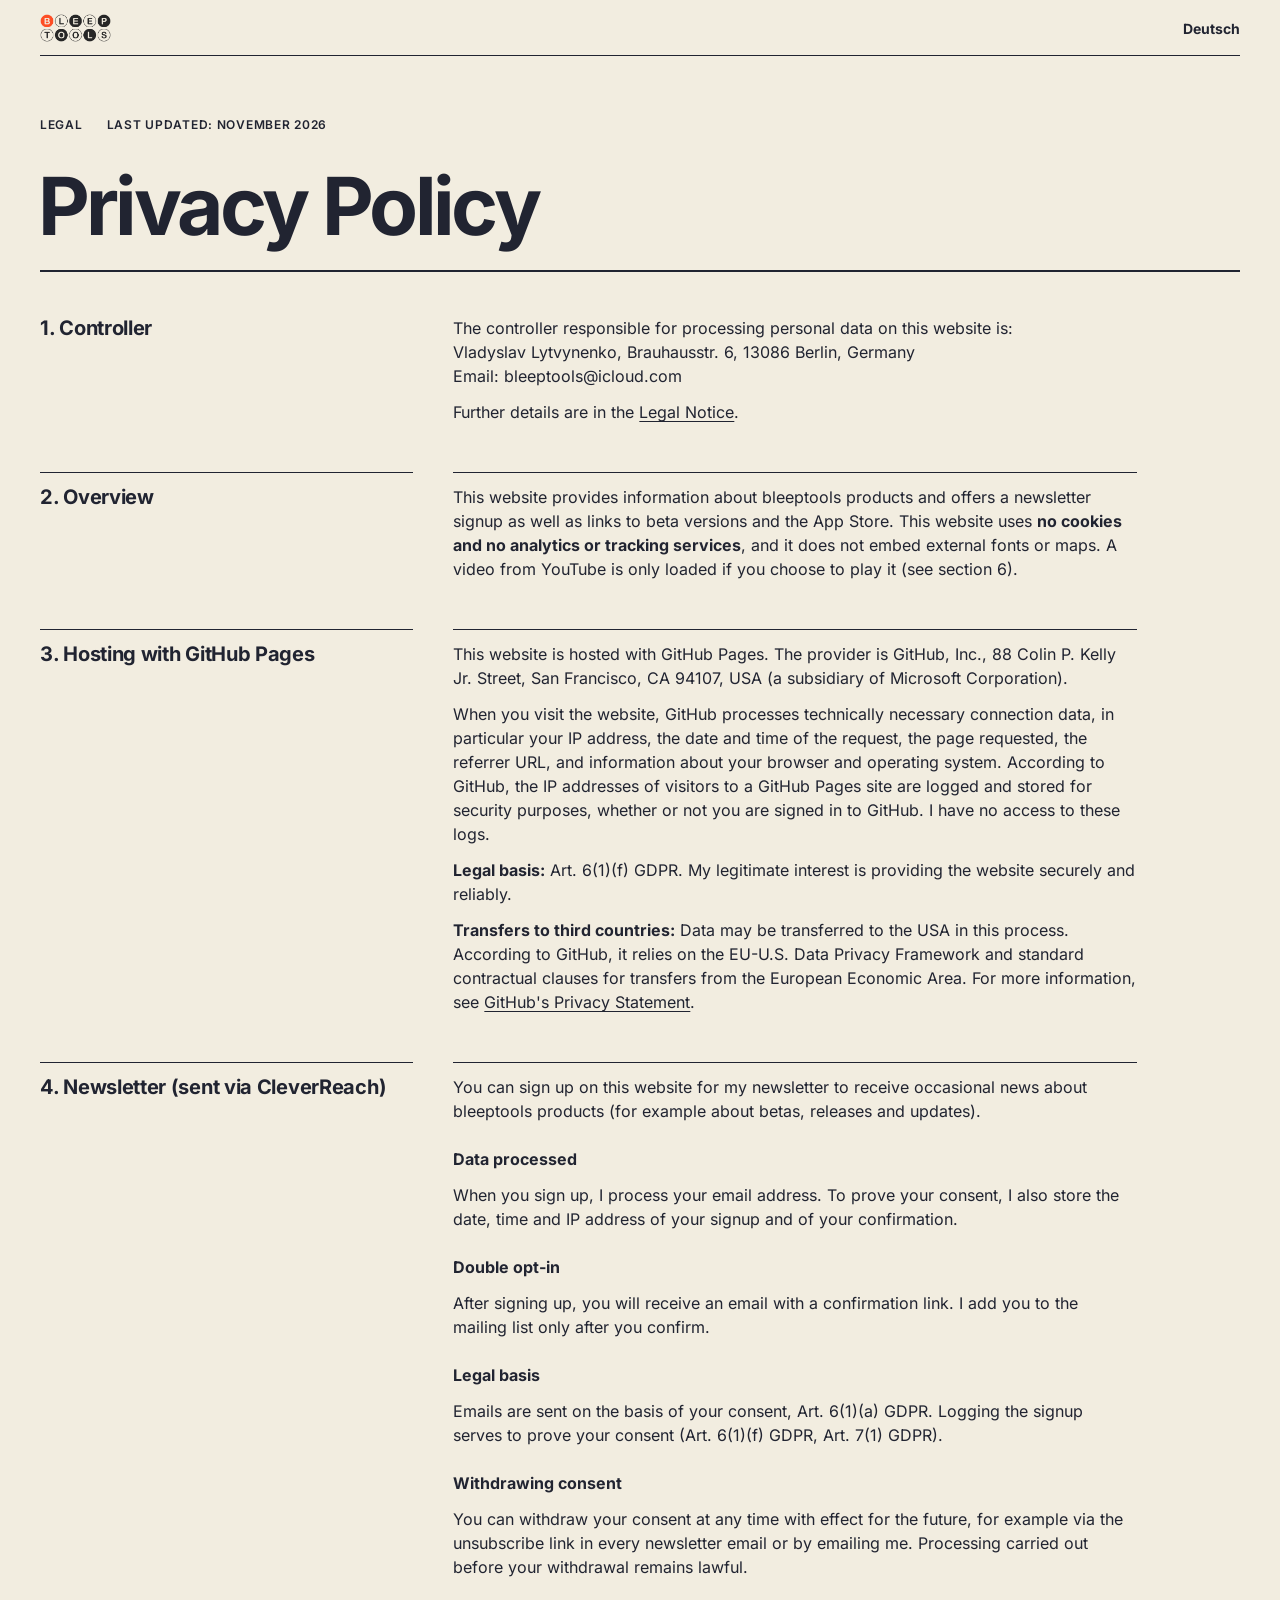
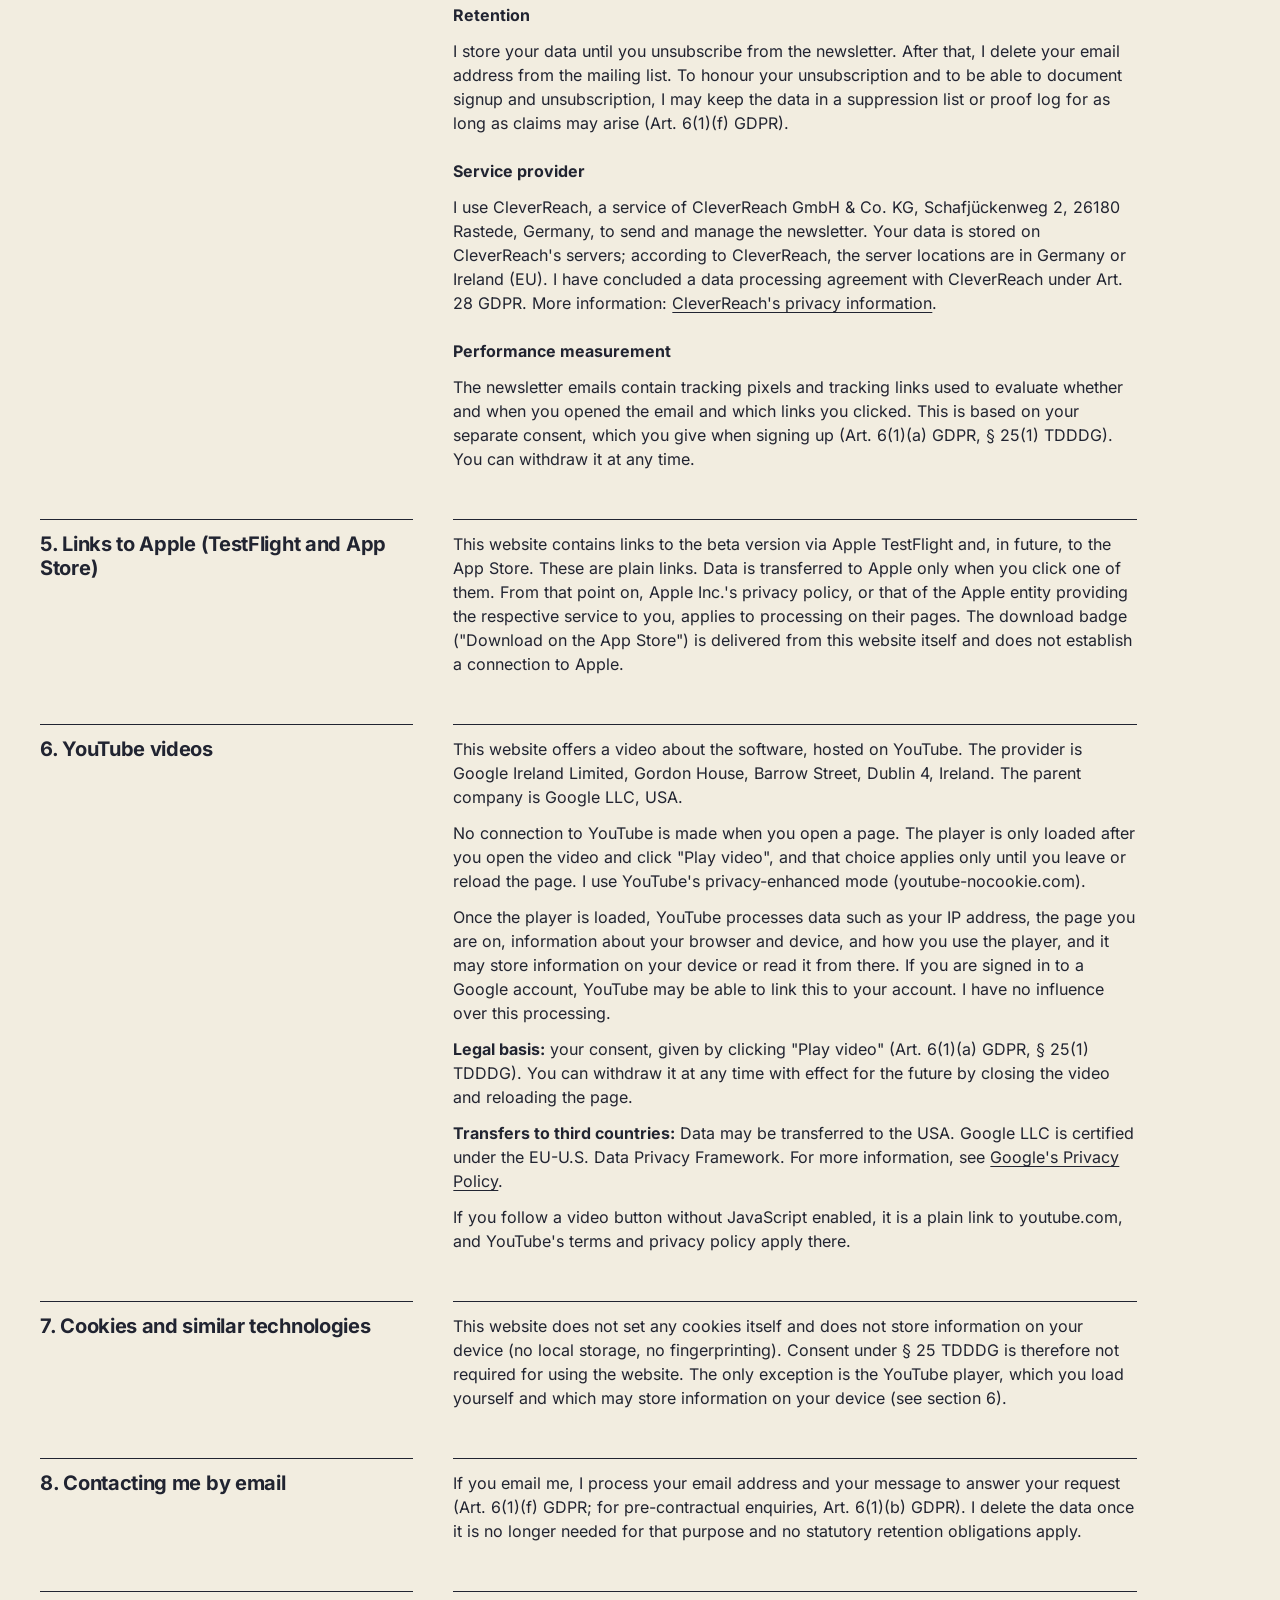
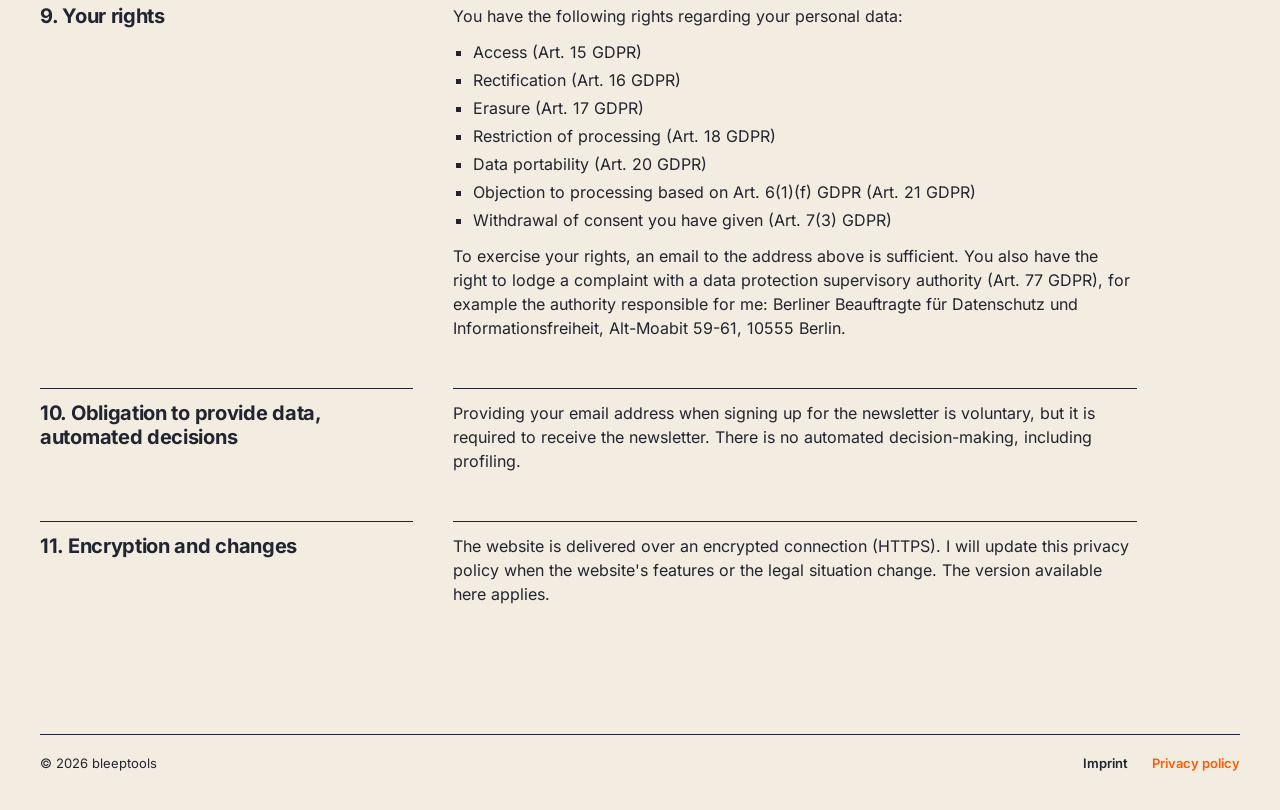
<file: legal/privacy-en.html>
<!doctype html>
<html lang="en">
<head>
  <meta charset="utf-8">
  <meta name="viewport" content="width=device-width, initial-scale=1">
  <title>Privacy Policy · bleeptools</title>
  <meta name="robots" content="noindex">
  <meta name="theme-color" content="#F2EDE0">
  <meta name="color-scheme" content="light">

  <link rel="icon" href="../img/favicon.svg" type="image/svg+xml">
  <link rel="preload" href="../fonts/inter-latin-wght-normal.woff2" as="font" type="font/woff2" crossorigin>
  <link rel="stylesheet" href="../css/style.css">
</head>
<body>

  <header class="topbar">
    <div class="wrap topbar__inner">
      <a class="topbar__logo" href="../" aria-label="bleeptools, back to home">
        <img src="../img/logo-bleeptools.png" alt="" width="500" height="191">
      </a>
      <a class="topbar__link" href="privacy-de.html" hreflang="de" lang="de">Deutsch</a>
    </div>
  </header>

  <main class="legal wrap">
    <div class="legal__head">
      <ul class="legal__meta">
        <li>Legal</li>
        <li>Last updated: November 2026</li>
      </ul>
      <h1>Privacy Policy</h1>
    </div>

    <article class="legal__body">
      <h2>1. Controller</h2>
      <p>
        The controller responsible for processing personal data on this website is:<br>
        Vladyslav Lytvynenko, Brauhausstr. 6, 13086 Berlin, Germany<br>
        Email: bleeptools@icloud.com
      </p>
      <p>Further details are in the <a href="imprint-en.html">Legal Notice</a>.</p>

      <h2>2. Overview</h2>
      <p>
        This website provides information about bleeptools products and offers a newsletter signup as well as links to beta versions and the App Store. This website uses <strong>no cookies and no analytics or tracking services</strong>, and it does not embed external fonts or maps. A video from YouTube is only loaded if you choose to play it (see section 6).
      </p>

      <h2>3. Hosting with GitHub Pages</h2>
      <p>
        This website is hosted with GitHub Pages. The provider is GitHub, Inc., 88 Colin P. Kelly Jr. Street, San Francisco, CA 94107, USA (a subsidiary of Microsoft Corporation).
      </p>
      <p>
        When you visit the website, GitHub processes technically necessary connection data, in particular your IP address, the date and time of the request, the page requested, the referrer URL, and information about your browser and operating system. According to GitHub, the IP addresses of visitors to a GitHub Pages site are logged and stored for security purposes, whether or not you are signed in to GitHub. I have no access to these logs.
      </p>
      <p>
        <strong>Legal basis:</strong> Art. 6(1)(f) GDPR. My legitimate interest is providing the website securely and reliably.
      </p>
      <p>
        <strong>Transfers to third countries:</strong> Data may be transferred to the USA in this process. According to GitHub, it relies on the EU-U.S. Data Privacy Framework and standard contractual clauses for transfers from the European Economic Area. For more information, see
        <a href="https://docs.github.com/en/site-policy/privacy-policies/github-privacy-statement" rel="noopener">GitHub's Privacy Statement</a>.
      </p>

      <h2>4. Newsletter (sent via CleverReach)</h2>
      <p>
        You can sign up on this website for my newsletter to receive occasional news about bleeptools products (for example about betas, releases and updates).
      </p>
      <h3>Data processed</h3>
      <p>
        When you sign up, I process your email address. To prove your consent, I also store the date, time and IP address of your signup and of your confirmation.
      </p>
      <h3>Double opt-in</h3>
      <p>
        After signing up, you will receive an email with a confirmation link. I add you to the mailing list only after you confirm.
      </p>
      <h3>Legal basis</h3>
      <p>
        Emails are sent on the basis of your consent, Art. 6(1)(a) GDPR. Logging the signup serves to prove your consent (Art. 6(1)(f) GDPR, Art. 7(1) GDPR).
      </p>
      <h3>Withdrawing consent</h3>
      <p>
        You can withdraw your consent at any time with effect for the future, for example via the unsubscribe link in every newsletter email or by emailing me. Processing carried out before your withdrawal remains lawful.
      </p>
      <h3>Retention</h3>
      <p>
        I store your data until you unsubscribe from the newsletter. After that, I delete your email address from the mailing list. To honour your unsubscription and to be able to document signup and unsubscription, I may keep the data in a suppression list or proof log for as long as claims may arise (Art. 6(1)(f) GDPR).
      </p>
      <h3>Service provider</h3>
      <p>
        I use CleverReach, a service of CleverReach GmbH &amp; Co. KG, Schafjückenweg 2, 26180 Rastede, Germany, to send and manage the newsletter. Your data is stored on CleverReach's servers; according to CleverReach, the server locations are in Germany or Ireland (EU). I have concluded a data processing agreement with CleverReach under Art. 28 GDPR. More information:
        <a href="https://www.cleverreach.com/de/datenschutz/" rel="noopener">CleverReach's privacy information</a>.
      </p>
      <h3>Performance measurement</h3>
      <p>
        The newsletter emails contain tracking pixels and tracking links used to evaluate whether and when you opened the email and which links you clicked. This is based on your separate consent, which you give when signing up (Art. 6(1)(a) GDPR, § 25(1) TDDDG). You can withdraw it at any time.
      </p>

      <h2>5. Links to Apple (TestFlight and App Store)</h2>
      <p>
        This website contains links to the beta version via Apple TestFlight and, in future, to the App Store. These are plain links. Data is transferred to Apple only when you click one of them. From that point on, Apple Inc.'s privacy policy, or that of the Apple entity providing the respective service to you, applies to processing on their pages. The download badge ("Download on the App Store") is delivered from this website itself and does not establish a connection to Apple.
      </p>

      <h2>6. YouTube videos</h2>
      <p>
        This website offers a video about the software, hosted on YouTube. The provider is Google Ireland Limited, Gordon House, Barrow Street, Dublin 4, Ireland. The parent company is Google LLC, USA.
      </p>
      <p>
        No connection to YouTube is made when you open a page. The player is only loaded after you open the video and click "Play video", and that choice applies only until you leave or reload the page. I use YouTube's privacy-enhanced mode (youtube-nocookie.com).
      </p>
      <p>
        Once the player is loaded, YouTube processes data such as your IP address, the page you are on, information about your browser and device, and how you use the player, and it may store information on your device or read it from there. If you are signed in to a Google account, YouTube may be able to link this to your account. I have no influence over this processing.
      </p>
      <p>
        <strong>Legal basis:</strong> your consent, given by clicking "Play video" (Art. 6(1)(a) GDPR, § 25(1) TDDDG). You can withdraw it at any time with effect for the future by closing the video and reloading the page.
      </p>
      <p>
        <strong>Transfers to third countries:</strong> Data may be transferred to the USA. Google LLC is certified under the EU-U.S. Data Privacy Framework. For more information, see
        <a href="https://policies.google.com/privacy" rel="noopener">Google's Privacy Policy</a>.
      </p>
      <p>
        If you follow a video button without JavaScript enabled, it is a plain link to youtube.com, and YouTube's terms and privacy policy apply there.
      </p>

      <h2>7. Cookies and similar technologies</h2>
      <p>
        This website does not set any cookies itself and does not store information on your device (no local storage, no fingerprinting). Consent under § 25 TDDDG is therefore not required for using the website. The only exception is the YouTube player, which you load yourself and which may store information on your device (see section 6).
      </p>

      <h2>8. Contacting me by email</h2>
      <p>
        If you email me, I process your email address and your message to answer your request (Art. 6(1)(f) GDPR; for pre-contractual enquiries, Art. 6(1)(b) GDPR). I delete the data once it is no longer needed for that purpose and no statutory retention obligations apply.
      </p>

      <h2>9. Your rights</h2>
      <p>You have the following rights regarding your personal data:</p>
      <ul>
        <li>Access (Art. 15 GDPR)</li>
        <li>Rectification (Art. 16 GDPR)</li>
        <li>Erasure (Art. 17 GDPR)</li>
        <li>Restriction of processing (Art. 18 GDPR)</li>
        <li>Data portability (Art. 20 GDPR)</li>
        <li>Objection to processing based on Art. 6(1)(f) GDPR (Art. 21 GDPR)</li>
        <li>Withdrawal of consent you have given (Art. 7(3) GDPR)</li>
      </ul>
      <p>
        To exercise your rights, an email to the address above is sufficient. You also have the right to lodge a complaint with a data protection supervisory authority (Art. 77 GDPR), for example the authority responsible for me:
        Berliner Beauftragte für Datenschutz und Informationsfreiheit, Alt-Moabit 59-61, 10555 Berlin.
      </p>

      <h2>10. Obligation to provide data, automated decisions</h2>
      <p>
        Providing your email address when signing up for the newsletter is voluntary, but it is required to receive the newsletter. There is no automated decision-making, including profiling.
      </p>

      <h2>11. Encryption and changes</h2>
      <p>
        The website is delivered over an encrypted connection (HTTPS). I will update this privacy policy when the website's features or the legal situation change. The version available here applies.
      </p>
    </article>
  </main>

  <footer class="footer">
    <div class="wrap footer__inner">
      <p class="footer__fine">© 2026 bleeptools</p>
      <ul class="footer__links" aria-label="Legal">
        <li><a href="imprint-en.html">Imprint</a></li>
        <li><a href="privacy-en.html" aria-current="page">Privacy policy</a></li>
      </ul>
    </div>
  </footer>

</body>
</html>
</file>
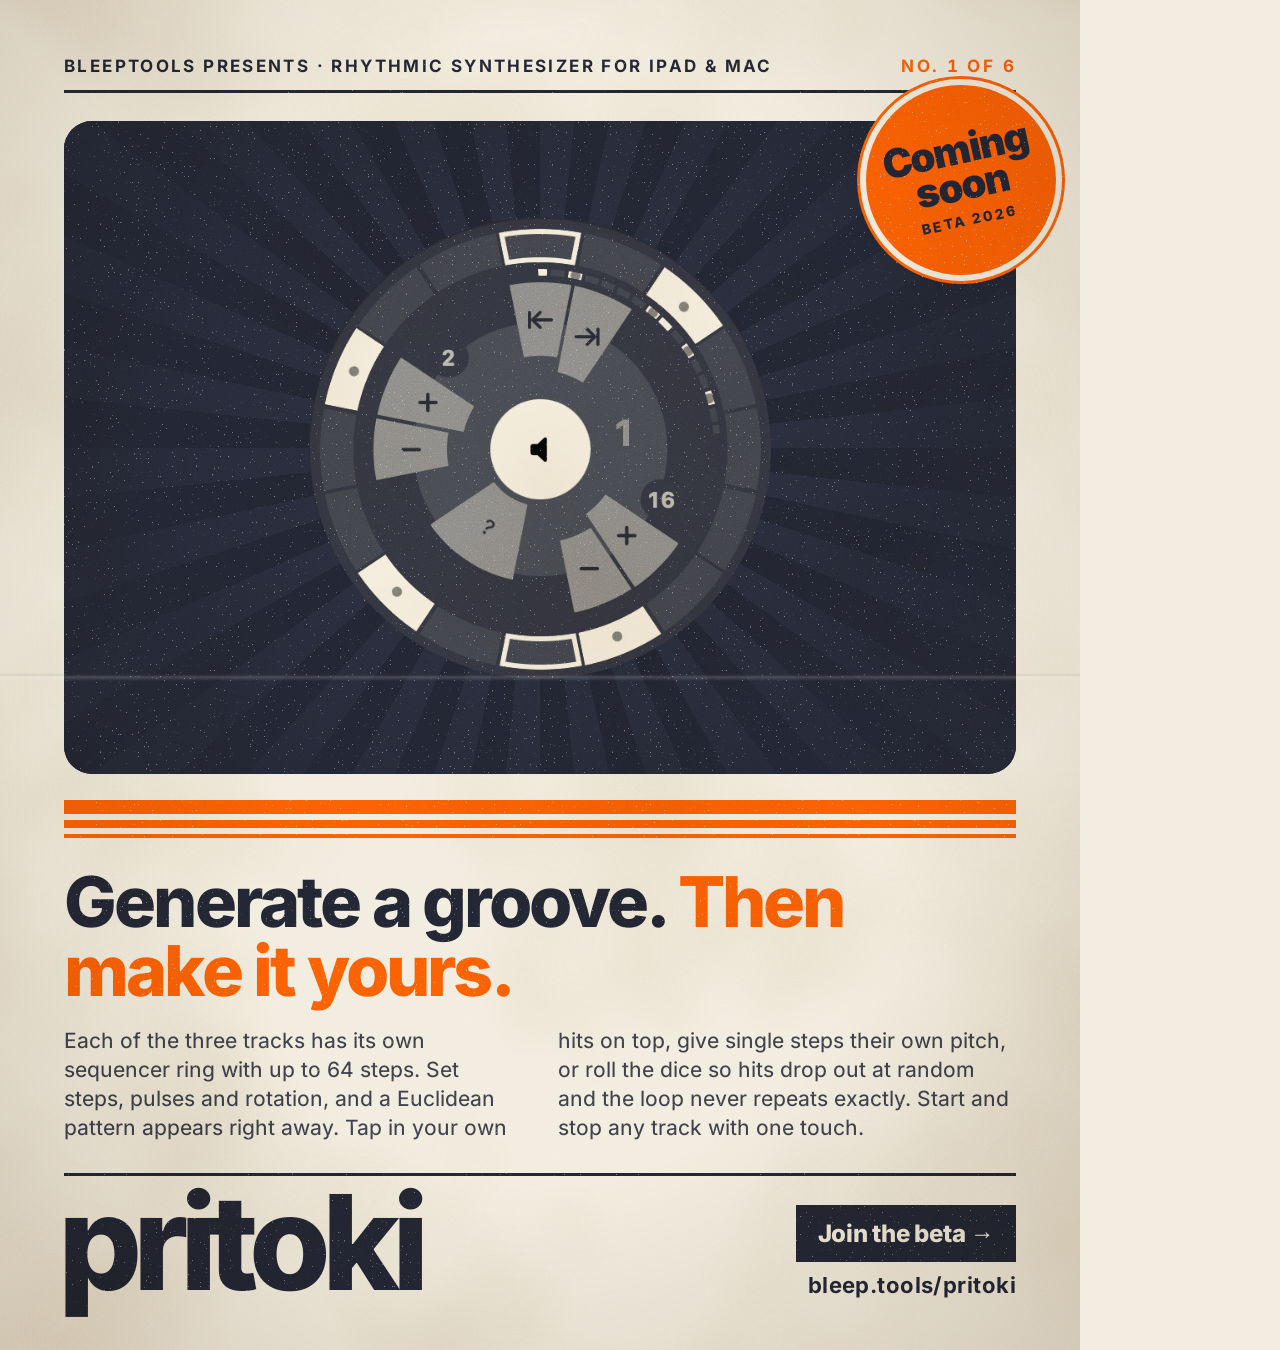
<file: pritoki/assets/instagram/poster.html>
<!doctype html>
<html lang="en">
<head>
<meta charset="utf-8">
<title>pritoki poster</title>
<!-- 1080×1350 Instagram poster, 70s print ad style. Render with render.sh;
     pick the feature with ?p=<id> (see POSTERS below). -->
<style>
  @font-face {
    font-family: "Inter";
    src: url("../../../fonts/inter-latin-wght-normal.woff2") format("woff2");
    font-weight: 100 900;
  }

  :root {
    --c-navy: #212431;
    --c-slate: #2A2F3F;
    --c-slate-2: #3A3F50;
    --c-accent: #FC5C02;
    --c-muted: #878787;
    --c-ivory: #F2EDE0;
  }

  * { box-sizing: border-box; margin: 0; padding: 0; }

  html, body { width: 1080px; height: 1350px; overflow: hidden; }

  body {
    background: var(--c-ivory);
    color: var(--c-navy);
    font-family: "Inter", sans-serif;
    -webkit-font-smoothing: antialiased;
  }

  .poster {
    position: relative;
    width: 1080px;
    height: 1350px;
    padding: 56px 64px 52px;
    display: flex;
    flex-direction: column;
  }

  /* ---------- Header ---------- */

  .head {
    display: flex;
    justify-content: space-between;
    align-items: baseline;
    padding-bottom: 14px;
    border-bottom: 3px solid var(--c-navy);
    font-size: 17px;
    font-weight: 700;
    letter-spacing: .14em;
    text-transform: uppercase;
  }
  .head__no { color: var(--c-accent); font-variant-numeric: tabular-nums; }

  /* ---------- Picture panel ---------- */

  .panel {
    position: relative;
    flex: 1;
    min-height: 0;
    margin-top: 28px;
    border-radius: 28px;
    background: var(--c-navy);
    overflow: hidden;
    display: grid;
    place-items: center;
  }

  /* Sunburst behind the feature */
  .panel::before {
    content: "";
    position: absolute;
    inset: -40%;
    background: repeating-conic-gradient(from 0deg at 50% 50%,
      var(--c-slate) 0deg 6deg, var(--c-navy) 6deg 12deg);
    opacity: .9;
  }
  /* Soft glow in the middle so the feature sits in a pool of light */
  .panel::after {
    content: "";
    position: absolute;
    inset: 0;
    background: radial-gradient(circle at 50% 50%, rgba(33,36,49,0) 0 30%, rgba(33,36,49,.75) 75%);
  }

  .panel > * { position: relative; z-index: 1; }

  .panel--bare { background: transparent; overflow: visible; }
  .panel--bare::before, .panel--bare::after { display: none; }
  .panel--bare img { position: absolute; inset: 0; width: 100%; height: 100%; object-fit: contain; }

  /* Faded-ink look for the pictures */
  .shot { filter: saturate(.85) contrast(.95) sepia(.12); }

  /* ---------- Stripes ---------- */

  .stripes { margin-top: 26px; }
  .stripes span { display: block; background: var(--c-accent); }
  .stripes span:nth-child(1) { height: 14px; }
  .stripes span:nth-child(2) { height: 8px; margin-top: 6px; }
  .stripes span:nth-child(3) { height: 4px; margin-top: 6px; }

  /* ---------- Copy ---------- */

  .title {
    margin-top: 30px;
    font-size: 70px;
    font-weight: 800;
    line-height: .98;
    letter-spacing: -.04em;
  }
  .title em { font-style: normal; color: var(--c-accent); }

  .body {
    margin-top: 22px;
    columns: 2;
    column-gap: 36px;
    font-size: 21px;
    line-height: 1.38;
    font-weight: 450;
    color: rgba(33,36,49,.88);
  }

  /* ---------- Footer ---------- */

  .foot {
    position: relative;
    display: flex;
    align-items: flex-end;
    justify-content: space-between;
    margin-top: 30px;
    padding-top: 18px;
    border-top: 3px solid var(--c-navy);
  }

  .wordmark {
    font-size: 132px;
    font-weight: 800;
    line-height: .74;
    letter-spacing: -.065em;
    margin-left: -6px;
    padding-bottom: 6px;
  }

  .cta { text-align: right; }
  .cta__btn {
    display: inline-block;
    padding: 14px 22px;
    background: var(--c-navy);
    color: var(--c-ivory);
    font-size: 24px;
    font-weight: 800;
    letter-spacing: -.01em;
  }
  .cta__url {
    margin-top: 10px;
    font-size: 22px;
    font-weight: 700;
    letter-spacing: .02em;
  }

  /* Round "coming soon" sticker over the panel's corner */
  .badge {
    position: absolute;
    z-index: 5;
    width: 190px;
    height: 190px;
    border-radius: 50%;
    background: var(--c-accent);
    color: var(--c-navy);
    display: grid;
    place-content: center;
    text-align: center;
    transform: rotate(-12deg);
    box-shadow: 0 0 0 6px var(--c-ivory), 0 0 0 9px var(--c-accent);
  }
  .badge b {
    display: block;
    font-size: 40px;
    font-weight: 900;
    line-height: .9;
    letter-spacing: -.04em;
  }
  .badge small {
    display: block;
    margin-top: 8px;
    font-size: 14px;
    font-weight: 800;
    letter-spacing: .16em;
    text-transform: uppercase;
  }

  /* ---------- Rebuilt app controls ---------- */

  .ctl-label { color: var(--c-ivory); font-size: 30px; font-weight: 500; }
  .ctl-value { color: var(--c-muted); font-size: 24px; font-weight: 600; }

  /* --a rotates the indicator dot clockwise from 6 o'clock */
  .knob {
    position: relative;
    display: block;
    width: 150px;
    aspect-ratio: 1;
    border-radius: 50%;
    background: var(--c-ivory);
    transform: rotate(var(--a, 45deg));
  }
  .knob::after {
    content: "";
    position: absolute;
    left: 50%;
    bottom: 12%;
    width: 9%;
    aspect-ratio: 1;
    border-radius: 50%;
    background: var(--c-navy);
    transform: translateX(-50%);
  }

  .snap { display: flex; align-items: center; gap: 48px; }
  .snap__morph { display: flex; flex-direction: column; align-items: center; gap: 14px; }
  .snap__slots { display: flex; gap: 6px; }
  .snap__slot {
    display: grid;
    place-items: center;
    width: 130px;
    aspect-ratio: 1;
    background: var(--c-slate-2);
    color: var(--c-ivory);
    font-size: 34px;
    font-weight: 700;
  }
  .snap__slot--on { background: var(--c-accent); }
  /* Mid-morph from S1 to S2 */
  .snap__slot--half { background: linear-gradient(90deg, var(--c-accent), var(--c-slate-2)); }

  .model { display: flex; flex-direction: column; align-items: center; gap: 22px; }
  .model__dial { position: relative; width: 400px; height: 400px; display: grid; place-items: center; }
  .model__dial svg { position: absolute; inset: 0; }
  .model .knob { width: 270px; }
  .model__scale {
    display: flex;
    justify-content: space-between;
    width: 400px;
    margin-top: -40px;
    color: var(--c-muted);
    font-size: 24px;
    font-weight: 700;
    letter-spacing: .08em;
    text-transform: uppercase;
  }

  /* ---------- Aging ---------- */

  .age { position: absolute; inset: 0; pointer-events: none; z-index: 10; }

  /* Uneven paper tone */
  .age--blotch {
    background: url("data:image/svg+xml;utf8,<svg xmlns='http://www.w3.org/2000/svg' width='1080' height='1350'><filter id='n'><feTurbulence type='fractalNoise' baseFrequency='.004' numOctaves='3' seed='7'/><feColorMatrix values='0 0 0 0 .55  0 0 0 0 .42  0 0 0 0 .22  0 0 0 1.4 -.55'/></filter><rect width='100%' height='100%' filter='url(%23n)'/></svg>");
    mix-blend-mode: multiply;
    opacity: .28;
  }

  /* Fine grain */
  .age--grain {
    background: url("data:image/svg+xml;utf8,<svg xmlns='http://www.w3.org/2000/svg' width='540' height='540'><filter id='g'><feTurbulence type='fractalNoise' baseFrequency='.9' numOctaves='2' stitchTiles='stitch'/><feColorMatrix type='saturate' values='0'/></filter><rect width='100%' height='100%' filter='url(%23g)'/></svg>");
    background-size: 540px 540px;
    mix-blend-mode: overlay;
    opacity: .32;
  }

  /* Ink wear: tiny paper-coloured specks where the print didn't take */
  .age--specks {
    background: url("data:image/svg+xml;utf8,<svg xmlns='http://www.w3.org/2000/svg' width='1080' height='1350'><filter id='s'><feTurbulence type='fractalNoise' baseFrequency='.5' numOctaves='1' seed='3'/><feColorMatrix values='0 0 0 0 .95  0 0 0 0 .93  0 0 0 0 .88  0 0 0 30 -21.8'/></filter><rect width='100%' height='100%' filter='url(%23s)'/></svg>");
    opacity: .35;
  }

  /* Darkened, sun-faded edges */
  .age--vignette {
    background:
      radial-gradient(ellipse at 50% 45%, rgba(0,0,0,0) 55%, rgba(110,80,40,.22) 100%),
      linear-gradient(rgba(242,237,224,.06), rgba(242,237,224,.06));
    mix-blend-mode: multiply;
  }

  /* Faint horizontal fold */
  .age--fold {
    background: linear-gradient(180deg,
      rgba(0,0,0,0) calc(50% - 2px),
      rgba(90,70,40,.10) 50%,
      rgba(255,255,255,.16) calc(50% + 2px),
      rgba(0,0,0,0) calc(50% + 6px));
  }
</style>
</head>
<body>
<div class="poster">
  <header class="head">
    <span>bleeptools presents · rhythmic synthesizer for iPad &amp; Mac</span>
    <span class="head__no" id="no"></span>
  </header>

  <div class="panel" id="panel"></div>

  <div class="stripes" aria-hidden="true"><span></span><span></span><span></span></div>

  <h1 class="title" id="title"></h1>
  <p class="body" id="body"></p>

  <footer class="foot">
    <div class="wordmark">pritoki</div>
    <div class="cta">
      <span class="cta__btn">Join the beta →</span>
      <p class="cta__url">bleep.tools/pritoki</p>
    </div>
  </footer>

  <div class="badge" id="badge"><b>Coming<br>soon</b><small>Beta 2026</small></div>

  <div class="age age--blotch"></div>
  <div class="age age--specks"></div>
  <div class="age age--grain"></div>
  <div class="age age--vignette"></div>
  <div class="age age--fold"></div>
</div>

<script>
  const IMG = "../../img/";

  // Model dial: tick marks around the knob, from 7 to 5 o'clock
  const ticks = Array.from({ length: 25 }, (_, i) => {
    const a = (135 + i * 11.25) * Math.PI / 180;
    const r1 = 168, r2 = i % 6 === 0 ? 196 : 184;
    return `<line x1="${200 + r1 * Math.cos(a)}" y1="${200 + r1 * Math.sin(a)}" x2="${200 + r2 * Math.cos(a)}" y2="${200 + r2 * Math.sin(a)}"
      stroke="${i <= 15 ? "#FC5C02" : "#878787"}" stroke-width="${i % 6 === 0 ? 6 : 4}" stroke-linecap="round"/>`;
  }).join("");

  const POSTERS = {
    groove: {
      title: "Generate a groove. <em>Then make it yours.</em>",
      body: "Each of the three tracks has its own sequencer ring with up to 64 steps. Set steps, pulses and rotation, and a Euclidean pattern appears right away. Tap in your own hits on top, give single steps their own pitch, or roll the dice so hits drop out at random and the loop never repeats exactly. Start and stop any track with one touch.",
      panel: `<img class="shot" src="${IMG}generate-a-groove.png" style="width:470px">`,
    },
    blend: {
      title: "Blend <em>and shape.</em>",
      body: "Move between the three tracks with a single finger. Pick from several blend modes, separately for pitch and for timbre, to change how the tracks combine. Add glide and smoothing.",
      panel: `<img class="shot" src="${IMG}blend-and-shape.png" style="width:620px">`,
    },
    capture: {
      title: "Capture a moment. <em>Morph to the next.</em>",
      body: "Save four snapshots of the whole instrument: sound, patterns and steps. Jump between them, or let them morph into each other over time. It's a sketchbook for trying ideas, and a set of moves you can play live.",
      panel: `<div class="snap shot">
        <div class="snap__morph">
          <span class="ctl-label">Morph</span>
          <span class="knob" style="--a:135deg"></span>
          <span class="ctl-value">1/4</span>
        </div>
        <div class="snap__slots">
          <span class="snap__slot snap__slot--on">S1</span>
          <span class="snap__slot snap__slot--half">S2</span>
          <span class="snap__slot">S3</span>
          <span class="snap__slot">S4</span>
        </div>
      </div>`,
    },
    model: {
      title: "Change the model. <em>Change the character.</em>",
      body: "One knob reshapes how the voice is built. Turn Model up and the voice goes from tones that bend and twist each other into one sound, to a layered voice where you also hear each of them on its own, in harmonic tune. You get a new family of tones without starting over, and because Model is part of every snapshot, it morphs too.",
      panel: `<div class="model shot">
        <span class="ctl-label">Model</span>
        <div class="model__dial">
          <svg viewBox="0 0 400 400">${ticks}</svg>
          <span class="knob" style="--a:214deg"></span>
        </div>
        <span class="model__scale"><span>fused</span><span>layered</span></span>
      </div>`,
    },
    play: {
      title: "Play it <em>like an instrument.</em>",
      body: "Each track has a pitch fader that can lock to a scale, so melodic bass lines fall under your fingers. You can also play each track from its own MIDI channel with a keyboard or another sequencer.",
      panel: `<img class="shot" src="${IMG}play-it-like-an-instrument.png" style="width:275px; height:560px; object-fit:cover; object-position:top">`,
    },
    setup: {
      title: "Play it on its own. <em>Plug it into your setup.</em>",
      body: "Open pritoki as a standalone app on iPad and Mac and just play, with its own clock and tempo. Or load it as an AUv3 instrument in AUM, GarageBand, Logic and other hosts, where it follows the host's tempo and saves its sound, patterns and snapshots with your project.",
      panel: `<img class="shot" src="${IMG}hero-ipad-2000.png" style="filter: saturate(.85) contrast(.95) sepia(.12) drop-shadow(0 18px 22px rgba(33,36,49,.35))">`,
      bare: true,
    },
  };

  const ids = Object.keys(POSTERS);
  const id = new URLSearchParams(location.search).get("p") || ids[0];
  const p = POSTERS[id];

  document.getElementById("no").textContent = `No. ${ids.indexOf(id) + 1} of ${ids.length}`;
  document.getElementById("title").innerHTML = p.title;
  document.getElementById("body").textContent = p.body;
  const panel = document.getElementById("panel");
  panel.innerHTML = p.panel;
  if (p.bare) panel.classList.add("panel--bare");

  // Sticker sits on the panel's top-right corner
  const r = panel.getBoundingClientRect();
  const badge = document.getElementById("badge");
  badge.style.left = (r.right - 150) + "px";
  badge.style.top = (r.top - 36) + "px";

  // Short copy in one column reads better than two stubby ones
  if (p.body.length < 240) document.getElementById("body").style.columns = "1";
</script>
</body>
</html>
</file>
<file: css/style.css>
/* bleeptools site pages: holding page and legal pages. Swiss Style, same tokens as pritoki/css/style.css:
   ivory ground, navy type, hairline rules, square corners, orange as the
   only signal color. Mobile-first; see SPEC.md */

@font-face {
  font-family: "Inter";
  src: url("../fonts/inter-latin-wght-normal.woff2") format("woff2");
  font-weight: 100 900;
  font-style: normal;
  font-display: swap;
}

:root {
  --c-navy: #212431;
  --c-accent: #FC5C02;
  --c-ivory: #F2EDE0;

  --rule: 1px solid var(--c-navy);

  --gutter: 16px;
  --max: 1200px;
}

/* ---------- Base ---------- */

*,
*::before,
*::after { box-sizing: border-box; }

html { -webkit-text-size-adjust: 100%; }

body {
  display: flex;
  flex-direction: column;
  min-height: 100vh;
  min-height: 100svh;
  margin: 0;
  background: var(--c-ivory);
  color: var(--c-navy);
  font-family: "Inter", system-ui, -apple-system, sans-serif;
  font-size: 1rem;
  line-height: 1.5;
  -webkit-font-smoothing: antialiased;
}

img { display: block; max-width: 100%; height: auto; }
h1, h2, h3, p, ul { margin: 0; }
ul { padding: 0; list-style: none; }
a { color: inherit; }

:focus-visible {
  outline: 2px solid var(--c-accent);
  outline-offset: 3px;
}

.wrap {
  width: 100%;
  max-width: calc(var(--max) + 2 * var(--gutter));
  margin-inline: auto;
  padding-inline: var(--gutter);
}

/* ---------- Logo and note, centered in the viewport ---------- */

.hold {
  flex: 1;
  display: flex;
  flex-direction: column;
  align-items: center;
  justify-content: center;
  gap: 24px;
  padding: 64px var(--gutter);
}

/* 500px source: keep at or below 250px so it stays sharp at 2x */
.hold__logo img { width: clamp(180px, 56vw, 250px); }

.hold__note {
  padding-top: 8px;
  border-top: var(--rule);
  font-size: .75rem;
  font-weight: 600;
  letter-spacing: .06em;
  text-transform: uppercase;
}

/* ---------- Top bar (legal pages) ---------- */

.topbar__inner {
  display: flex;
  align-items: center;
  justify-content: space-between;
  min-height: 56px;
  /* Hairline inset to the content width, as on the footer */
  background: linear-gradient(var(--c-navy), var(--c-navy)) center bottom / calc(100% - 2 * var(--gutter)) 1px no-repeat;
}

.topbar__logo {
  display: flex;
  align-items: center;
  min-height: 44px;
}
.topbar__logo img { width: auto; height: 28px; }

.topbar__link {
  display: inline-flex;
  align-items: center;
  min-height: 44px;
  font-size: .875rem;
  font-weight: 700;
  text-decoration: none;
}
.topbar__link:hover { color: var(--c-accent); }

/* ---------- Legal pages: imprint, privacy policy ---------- */

.legal {
  flex: 1;
  padding-block: 32px 96px;
}

.legal__meta {
  display: flex;
  flex-wrap: wrap;
  gap: 4px 24px;
  font-size: .75rem;
  font-weight: 600;
  letter-spacing: .06em;
  text-transform: uppercase;
}

.legal__head {
  padding-bottom: 24px;
  border-bottom: 2px solid var(--c-navy);
}

.legal h1 {
  margin: 24px 0 0 -.03em;
  font-size: clamp(2.25rem, 10vw, 5rem);
  font-weight: 700;
  line-height: 1;
  letter-spacing: -.045em;
  overflow-wrap: break-word;
  hyphens: auto;
}

/* Mobile: one column. lg: each h2 sits left of its text (see below). */
.legal__body {
  display: grid;
  grid-template-columns: minmax(0, 1fr);
  column-gap: var(--gutter);
  margin-top: 32px;
}

.legal__body > * { max-width: 62ch; }

.legal h2 {
  margin-top: 48px;
  padding-top: 12px;
  border-top: var(--rule);
  font-size: 1.25rem;
  font-weight: 700;
  line-height: 1.2;
  letter-spacing: -.015em;
}
.legal h2:first-child { margin-top: 0; border-top: 0; }

.legal h3 {
  margin-top: 24px;
  font-size: 1rem;
  font-weight: 700;
}

.legal p,
.legal ul { margin-top: 12px; }

.legal__body ul { padding-left: 1.25em; list-style: square; }
.legal__body li + li { margin-top: 4px; }

.legal__body a {
  text-decoration-thickness: 1px;
  text-underline-offset: 3px;
}
.legal__body a:hover { color: var(--c-accent); }

/* Draft values still to be confirmed */
.todo { background: rgba(252, 92, 2, .18); }

/* ---------- Footer ---------- */

.footer__inner {
  display: flex;
  flex-wrap: wrap;
  align-items: center;
  justify-content: space-between;
  gap: 8px 24px;
  padding-block: 8px 24px;
  /* Hairline inset to the content width (the wrap itself carries the gutters) */
  background: linear-gradient(var(--c-navy), var(--c-navy)) center top / calc(100% - 2 * var(--gutter)) 1px no-repeat;
  font-size: .8125rem;
}

.footer__links {
  display: flex;
  gap: 24px;
}

.footer a {
  display: inline-flex;
  align-items: center;
  min-height: 44px;
  font-weight: 600;
  text-decoration: none;
}
.footer a:hover,
.footer a[aria-current="page"] { color: var(--c-accent); }

/* ---------- md: 768px ---------- */

@media (min-width: 768px) {
  :root { --gutter: 24px; }
}

/* ---------- lg: 1024px ---------- */

@media (min-width: 1024px) {
  :root { --gutter: 40px; }

  .legal { padding-block: 48px 128px; }
  .legal h1 { margin-top: 32px; }

  /* 12 columns: h2 in 1–4, text in 5–11. The h2 and the element next to it
     both carry the rule, so it runs across the row with a column gap. */
  .legal__body { grid-template-columns: repeat(12, minmax(0, 1fr)); }
  .legal__body > * { grid-column: 5 / span 7; max-width: none; }
  .legal__body > h2 { grid-column: 1 / span 4; }
  .legal__body > h2 + * {
    margin-top: 48px;
    padding-top: 12px;
    border-top: var(--rule);
  }
  .legal__body > h2:first-child + * { margin-top: 0; border-top: 0; }
  .legal__body > h2 + h3 { padding-top: 14px; }
}
</file>
<file: pritoki/css/style.css>
/* pritoki landing page. Swiss Style: strict 12-column grid, hairline rules,
   oversized flush-left type, square corners, orange as the only signal color.
   Mobile-first; see SPEC.md */

@font-face {
  font-family: "Inter";
  src: url("../../fonts/inter-latin-wght-normal.woff2") format("woff2");
  font-weight: 100 900;
  font-style: normal;
  font-display: swap;
}

:root {
  --c-navy: #212431;
  --c-slate: #2A2F3F;
  --c-accent: #FC5C02;
  --c-muted: #878787;
  --c-ivory: #F2EDE0;

  --rule: 1px solid var(--c-muted);
  --rule-strong: 2px solid var(--c-ivory);

  --gutter: 16px;
  --col-gap: 16px;
  --max: 1200px;

}

/* ---------- Base ---------- */

*,
*::before,
*::after { box-sizing: border-box; }

html {
  -webkit-text-size-adjust: 100%;
  scroll-behavior: smooth;
}

body {
  margin: 0;
  background: var(--c-navy);
  color: var(--c-ivory);
  font-family: "Inter", system-ui, -apple-system, sans-serif;
  font-size: 1rem;
  line-height: 1.5;
  -webkit-font-smoothing: antialiased;
  overflow-x: clip;
}

img { display: block; max-width: 100%; height: auto; }
h1, h2, p, ul { margin: 0; }
ul { padding: 0; list-style: none; }
a { color: inherit; }

:focus-visible {
  outline: 2px solid var(--c-accent);
  outline-offset: 3px;
}

.wrap {
  width: 100%;
  max-width: calc(var(--max) + 2 * var(--gutter));
  margin-inline: auto;
  padding-inline: var(--gutter);
}

/* Mobile: 4 columns; desktop: 12 columns */
.grid {
  display: grid;
  grid-template-columns: repeat(4, minmax(0, 1fr));
  column-gap: var(--col-gap);
}

/* ---------- Buttons ---------- */

.btn {
  display: inline-flex;
  align-items: center;
  gap: 12px;
  min-height: 48px;
  padding: 0 20px;
  border: 2px solid transparent;
  border-radius: 0;
  font: inherit;
  font-weight: 700;
  line-height: 1;
  text-decoration: none;
  cursor: pointer;
  transition: background-color .15s, color .15s, border-color .15s;
}

.btn--primary {
  background: var(--c-accent);
  color: var(--c-navy);
}
.btn--primary:hover { background: var(--c-ivory); }

.btn--secondary {
  border-color: var(--c-ivory);
  color: var(--c-ivory);
}
.btn--secondary:hover {
  background: var(--c-ivory);
  color: var(--c-navy);
}

/* Play triangle for buttons that open the video overlay */
.btn--video::before {
  content: "";
  border-block: .375em solid transparent;
  border-inline-start: .6em solid currentColor;
}

/* ---------- Top bar ---------- */

.topbar { background: var(--c-ivory); }

.topbar__inner {
  display: flex;
  align-items: center;
  justify-content: space-between;
  min-height: 48px;
}

.topbar__logo {
  display: flex;
  align-items: center;
  min-height: 44px;
}
.topbar__logo img { width: auto; height: 28px; }

.topbar__link {
  display: none;
  align-items: center;
  min-height: 44px;
  color: var(--c-navy);
  font-size: .875rem;
  font-weight: 700;
  text-decoration: none;
}
.topbar__link:hover { color: var(--c-accent); }

/* ---------- Hero ---------- */

.hero { padding-block: 24px 64px; }

/* Information row above the title, each item on its own column */
.meta {
  display: grid;
  grid-template-columns: repeat(2, minmax(0, 1fr));
  column-gap: var(--col-gap);
  row-gap: 8px;
  font-size: .75rem;
  font-weight: 600;
  letter-spacing: .06em;
  text-transform: uppercase;
  color: var(--c-muted);
}
.meta li {
  padding-top: 8px;
  border-top: var(--rule);
}

.hero__title {
  margin: 32px 0 0 -.05em;
  font-size: clamp(5rem, 31vw, 19rem);
  font-weight: 700;
  line-height: .8;
  letter-spacing: -.065em;
}

.hero__row {
  row-gap: 32px;
  margin-top: 40px;
  padding-top: 16px;
  border-top: var(--rule-strong);
}

.hero__tagline {
  grid-column: 1 / -1;
  font-size: clamp(1.75rem, 8vw, 3.25rem);
  font-weight: 700;
  line-height: 1.05;
  letter-spacing: -.03em;
}

.hero__side { grid-column: 1 / -1; }

.hero__intro {
  max-width: 46ch;
  font-size: 1.0625rem;
}

.hero__ctas {
  display: flex;
  flex-wrap: wrap;
  gap: 12px;
  margin-top: 32px;
}

.hero__video { margin-top: 32px; }
.hero__video + .hero__ctas { margin-top: 12px; }

.hero__image { margin-top: 64px; }
.hero__image img { width: 100%; }

/* ---------- Feature blocks ---------- */

.feature {
  row-gap: 24px;
  padding-block: 16px 32px;
  border-top: var(--rule);
}

.feature__index {
  grid-column: 1 / -1;
  color: var(--c-accent);
  font-size: .875rem;
  font-weight: 700;
  letter-spacing: .04em;
  font-variant-numeric: tabular-nums;
}

.feature__text { grid-column: 1 / -1; }

.feature h2 {
  font-size: clamp(1.625rem, 6.5vw, 2.5rem);
  font-weight: 700;
  line-height: 1.05;
  letter-spacing: -.03em;
}

.feature p {
  max-width: 52ch;
  margin-top: 16px;
}

.feature__video { margin-top: 20px; }

.feature__visual {
  grid-column: 1 / -1;
  justify-self: center;
}

.feature__img { width: 100%; max-width: 320px; }
.feature__img--groove { max-width: 280px; }

/* Tall pitch faders: crop from the top on small screens */
.feature__img--tall {
  max-width: 180px;
  height: 260px;
  object-fit: cover;
  object-position: top;
}

/* ---------- Signup ---------- */

.signup {
  row-gap: 24px;
  padding-block: 16px 96px;
  /* Strong rule inset to the content width (the section itself carries the gutters) */
  background: linear-gradient(var(--c-ivory), var(--c-ivory)) center top / calc(100% - 2 * var(--gutter)) 2px no-repeat;
}

.signup__head,
.signup__body { grid-column: 1 / -1; }

.signup h2 {
  font-size: clamp(1.625rem, 6.5vw, 2.5rem);
  font-weight: 700;
  line-height: 1.05;
  letter-spacing: -.03em;
}

.signup__sub {
  margin-top: 12px;
  color: var(--c-muted);
}

.signup__form {
  display: grid;
  grid-template-columns: 1fr;
  gap: 12px;
}

.signup__label {
  font-size: .75rem;
  font-weight: 600;
  letter-spacing: .06em;
  text-transform: uppercase;
  color: var(--c-muted);
}

.signup__form input {
  min-height: 48px;
  padding: 0;
  border: 0;
  border-bottom: var(--rule-strong);
  border-radius: 0;
  background: transparent;
  color: var(--c-ivory);
  font: inherit;
  font-size: 1.25rem;
}
.signup__form input::placeholder { color: var(--c-muted); }
.signup__form input:focus-visible {
  outline: none;
  border-bottom-color: var(--c-accent);
}

.signup__form .btn { justify-self: start; }
.signup__form .btn:disabled { opacity: .6; cursor: progress; }

.signup__hp { display: none !important; }

.signup__status {
  min-height: 1.5em;
  margin-top: 12px;
  font-weight: 600;
}

.signup__consent {
  color: var(--c-muted);
  font-size: .8125rem;
}

.signup__beta {
  margin-top: 32px;
  padding-top: 12px;
  border-top: var(--rule);
  color: var(--c-muted);
}
.signup__beta a {
  color: var(--c-ivory);
  font-weight: 700;
  text-decoration: none;
}
.signup__consent a:hover,
.signup__beta a:hover { color: var(--c-accent); }

/* ---------- Footer ---------- */

.footer { border-top: var(--rule); }

.footer__inner {
  row-gap: 24px;
  padding-block: 24px 40px;
  font-size: .8125rem;
}

.footer__brand {
  grid-column: 1 / -1;
  font-weight: 700;
}

.footer__col { grid-column: span 2; }

.footer a {
  display: inline-flex;
  align-items: center;
  min-height: 32px;
  text-decoration: none;
}
.footer a:hover { color: var(--c-accent); }

.footer__fine {
  grid-column: 1 / -1;
  color: var(--c-muted);
}

/* ---------- Video overlay ---------- */

html:has(.video[open]) { overflow: hidden; }

/* As wide as the content, but always short enough for bar + 16:9 video + note to fit */
.video {
  width: min(100vw - 2 * var(--gutter), var(--max), (100dvh - 170px) * 16 / 9);
  max-width: none;
  max-height: 100dvh;
  padding: 0;
  border: 0;
  background: transparent;
  color: var(--c-ivory);
}
.video::backdrop { background: rgba(0, 0, 0, .85); }

.video__bar {
  display: flex;
  justify-content: flex-end;
}

.video__close {
  min-height: 44px;
  padding: 0;
  border: 0;
  background: none;
  color: inherit;
  font: inherit;
  font-weight: 700;
  cursor: pointer;
}
.video__close:hover { color: var(--c-accent); }

.video__notice { background: var(--c-navy); }
.video__notice[hidden] { display: none; }

/* The thumbnail is hosted on this site: nothing loads from YouTube before the click */
.video__play {
  position: relative;
  display: grid;
  place-items: center;
  width: 100%;
  padding: 0;
  border: 0;
  background: none;
  font: inherit;
  cursor: pointer;
}
.video__play picture { grid-area: 1 / 1; width: 100%; }
.video__play img { width: 100%; }
/* Bottom right: clear of the words in the thumbnail */
.video__play .btn {
  grid-area: 1 / 1;
  place-self: end;
  position: relative;
  min-height: 36px;
  margin: 8px;
  padding: 0 12px;
  font-size: .875rem;
}
.video__play:hover .btn { background: var(--c-ivory); }

/* The dialog clips outlines around its edge, so the ring goes on the inner button */
.video__play:focus-visible { outline: none; }
.video__play:focus-visible .btn {
  outline: 2px solid var(--c-ivory);
  outline-offset: 3px;
}

.video__notice p {
  max-width: 72ch;
  padding: 12px 16px;
  font-size: .875rem;
}
.video__notice a:hover { color: var(--c-accent); }

.video__frame {
  aspect-ratio: 16 / 9;
  background: #000;
}
.video__frame iframe {
  display: block;
  width: 100%;
  height: 100%;
  border: 0;
}

/* ---------- md: 768px ---------- */

@media (min-width: 768px) {
  .video__play .btn {
    min-height: 48px;
    margin: 24px;
    padding: 0 20px;
    font-size: 1rem;
  }

  :root {
    --gutter: 24px;
    --col-gap: 24px;
  }

  .topbar__link { display: inline-flex; }

  .meta { grid-template-columns: repeat(4, minmax(0, 1fr)); }

  .signup__form {
    grid-template-columns: 1fr auto;
    align-items: end;
  }
  .signup__label { grid-column: 1 / -1; }
}

/* ---------- lg: 1024px ---------- */

@media (min-width: 1024px) {
  :root { --gutter: 40px; }

  .grid { grid-template-columns: repeat(12, minmax(0, 1fr)); }

  .meta { grid-template-columns: repeat(12, minmax(0, 1fr)); }
  .meta li { grid-column: span 3; }

  .hero { padding-block: 24px 96px; }
  .hero__title { margin-top: 48px; }

  .hero__tagline { grid-column: 1 / span 6; }
  .hero__side { grid-column: 8 / span 5; }

  .hero__image { margin-top: 96px; }

  /* Index | text | visual, on the same columns for every block */
  .feature {
    padding-block: 16px 48px;
    align-items: start;
  }
  .feature__index { grid-column: 1 / span 2; }
  .feature__text { grid-column: 3 / span 5; }
  .feature__visual { grid-column: 8 / span 5; }

  .feature__img--tall {
    max-width: 150px;
    height: auto;
  }

  .signup .feature__index { grid-column: 1 / span 2; }
  .signup__head { grid-column: 3 / span 5; }
  .signup__body { grid-column: 8 / span 5; }

  .footer__brand { grid-column: 1 / span 2; }
  .footer__col { grid-column: span 2; }
  .footer__col:nth-of-type(1) { grid-column: 3 / span 2; }
  .footer__fine { grid-column: 8 / span 5; }
}

/* ---------- Rebuilt app controls (Morph/snapshots, Model knob) ---------- */

.ctl-label {
  font-size: 1rem;
  font-weight: 500;
  color: #F2EDE0;
}

/* Knob: ivory disc with a dark tick running in from the edge; --a rotates
   the tick clockwise from 6 o'clock (45deg = min, 315deg = max). */
.knob {
  position: relative;
  display: block;
  width: 72px;
  aspect-ratio: 1;
  border-radius: 50%;
  background: #F2EDE0;
  transform: rotate(var(--a, 45deg));
}
.knob::after {
  content: "";
  position: absolute;
  left: 50%;
  bottom: 0;
  width: 5.5%;
  height: 25%;
  background: #212431;
  transform: translateX(-50%);
}

/* Snapshots: horizontal on mobile, vertical column from 1024px */
.snap {
  display: flex;
  align-items: center;
  gap: 24px;
  padding-block: 16px;
}

.snap__morph {
  display: flex;
  flex-direction: column;
  align-items: center;
  gap: 4px;
}

.snap__value {
  color: #F2EDE0;
  font-size: 1.75rem;
  line-height: 1.1;
}

.snap__slots {
  display: flex;
  gap: 3px;
  overflow: hidden;
}

.snap__defs { position: absolute; width: 0; height: 0; }

/* Label and copy icon share the slot; the selected slot is orange and shows the icon */
.snap__slot {
  display: grid;
  place-items: center;
  width: clamp(44px, 13vw, 64px);
  aspect-ratio: 1;
  background: #3A3F50;
  color: #F2EDE0;
  font-weight: 700;
}
.snap__slot > * { grid-area: 1 / 1; }
.snap__slot svg {
  width: 40%;
  aspect-ratio: 1;
  fill: currentColor;
  opacity: 0;
}
.snap__slot:first-child { background: #FC5C02; }
.snap__slot:first-child > span { opacity: 0; }
.snap__slot:first-child svg { opacity: 1; }

/* The selection moves S1 → S2 → S3 → S4, 2.5s each */
@keyframes snap-active {
  0%, 22% { background: #FC5C02; }
  25%, 97% { background: #3A3F50; }
  100% { background: #FC5C02; }
}
@keyframes snap-label {
  0%, 22% { opacity: 0; }
  25%, 97% { opacity: 1; }
  100% { opacity: 0; }
}
@keyframes snap-icon {
  0%, 22% { opacity: 1; }
  25%, 97% { opacity: 0; }
  100% { opacity: 1; }
}

.snap__slot { animation: snap-active 10s linear infinite; }
.snap__slot > span { animation: snap-label 10s linear infinite; }
.snap__slot svg { animation: snap-icon 10s linear infinite; }
.snap__slot:nth-child(2),
.snap__slot:nth-child(2) > * { animation-delay: -7.5s; }
.snap__slot:nth-child(3),
.snap__slot:nth-child(3) > * { animation-delay: -5s; }
.snap__slot:nth-child(4),
.snap__slot:nth-child(4) > * { animation-delay: -2.5s; }

/* Model knob */
.model {
  display: flex;
  flex-direction: column;
  align-items: center;
  gap: 16px;
  padding-block: 24px;
}

.model__label { font-size: 1.25rem; }

.knob--lg {
  width: clamp(110px, 32vw, 140px);
  --a: 120deg;
  animation: model-turn 7s ease-in-out infinite alternate;
}

@keyframes model-turn {
  from { transform: rotate(60deg); }
  to { transform: rotate(300deg); }
}

.model__scale {
  display: flex;
  justify-content: space-between;
  width: clamp(160px, 48vw, 200px);
  color: #878787;
  font-size: .8125rem;
  font-weight: 600;
  letter-spacing: .04em;
  text-transform: uppercase;
}

/* Blend pad: the cursor (orange dot + hairlines) drifts around the pad on two
   axes with different periods; the small center dot stays put. Offsets are in
   the screenshot's pixels and stay within 105px of the center (pad radius 186,
   dot radius 24). */
.blend {
  position: relative;
  width: 320px;
  max-width: 100%;
}

.blend__pad {
  position: absolute;
  inset: 0;
  width: 100%;
  height: 100%;
}

.blend__x { animation: blend-x 7s ease-in-out -3.5s infinite alternate; }
.blend__y { animation: blend-y 5s ease-in-out -1.2s infinite alternate; }

@keyframes blend-x {
  from { transform: translateX(-105px); }
  to { transform: translateX(105px); }
}

@keyframes blend-y {
  from { transform: translateY(-105px); }
  to { transform: translateY(105px); }
}

@media (min-width: 1024px) {
  .snap { flex-direction: column; }
  .snap__slots { flex-direction: column; }
  .snap__slot { width: 64px; }
}

@media (prefers-reduced-motion: reduce) {
  .snap__slot,
  .snap__slot > *,
  .knob--lg,
  .blend__x,
  .blend__y { animation: none; }
}
</file>
